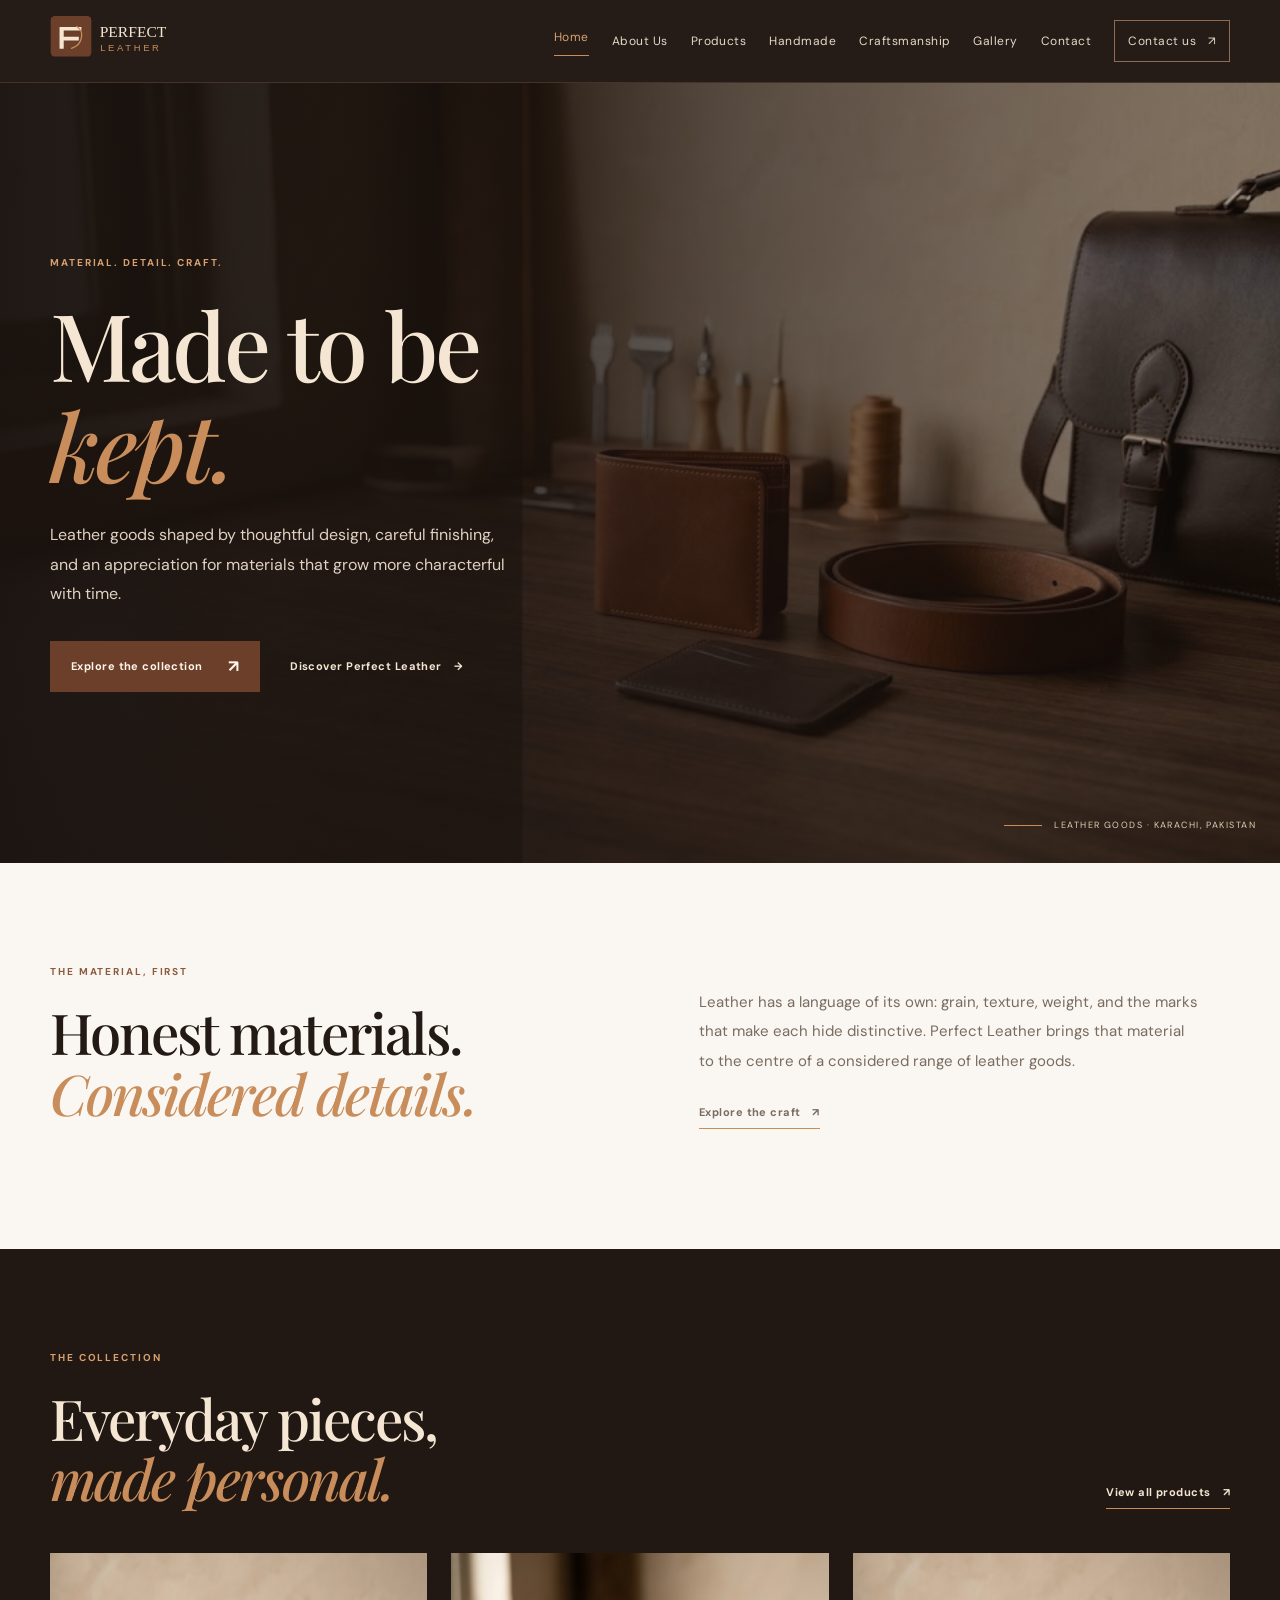
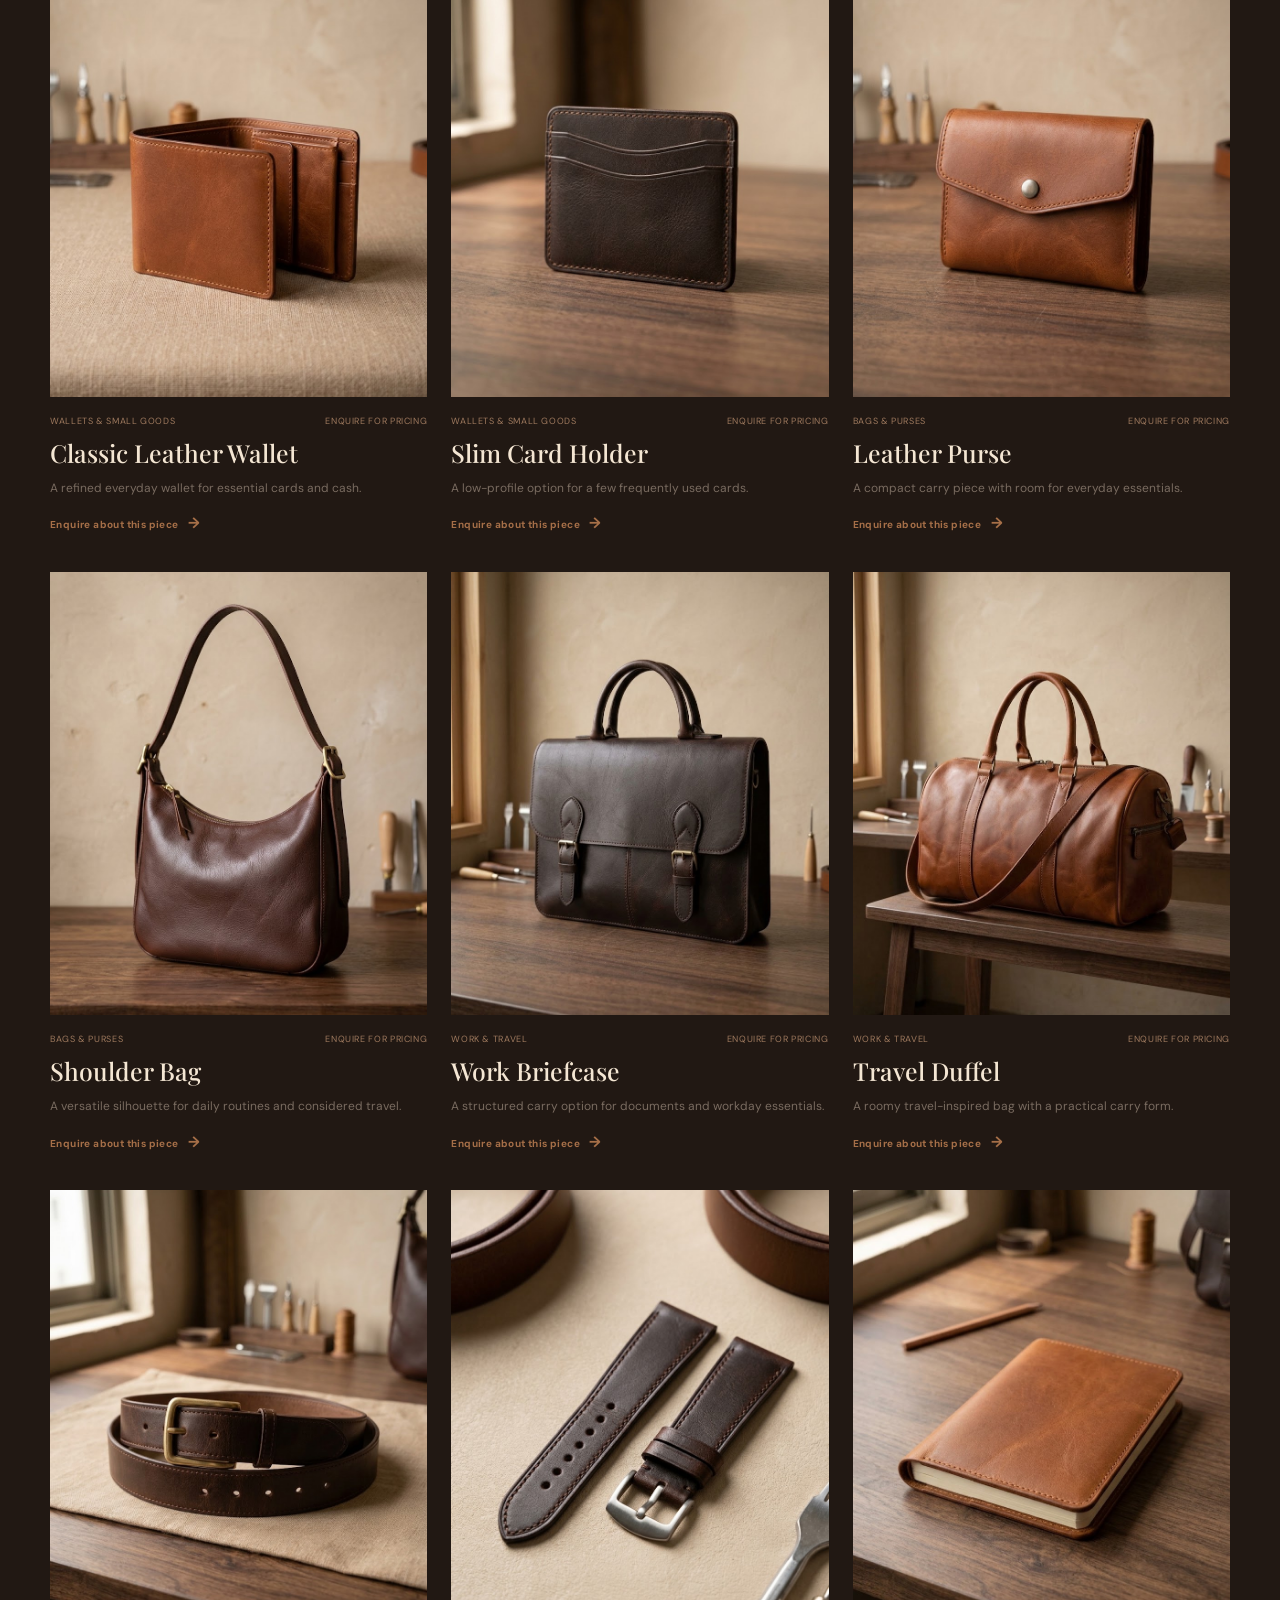
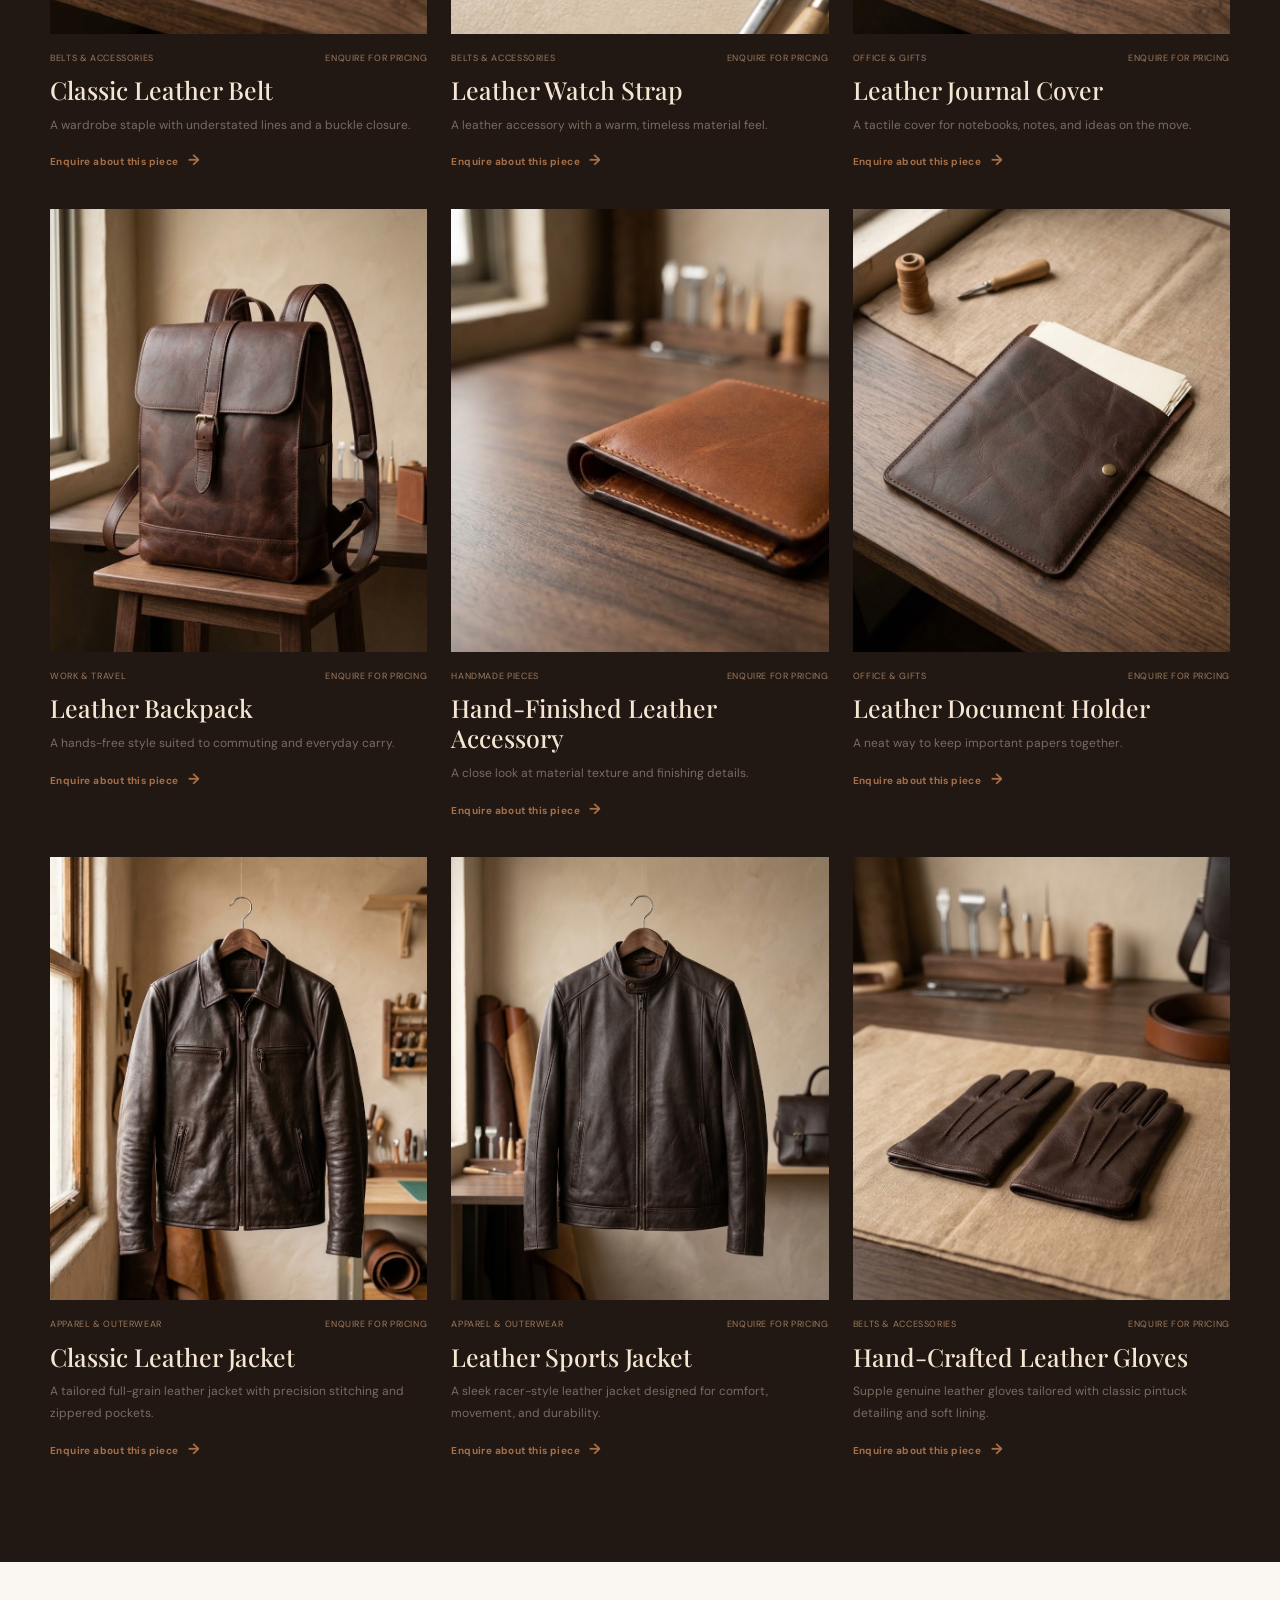
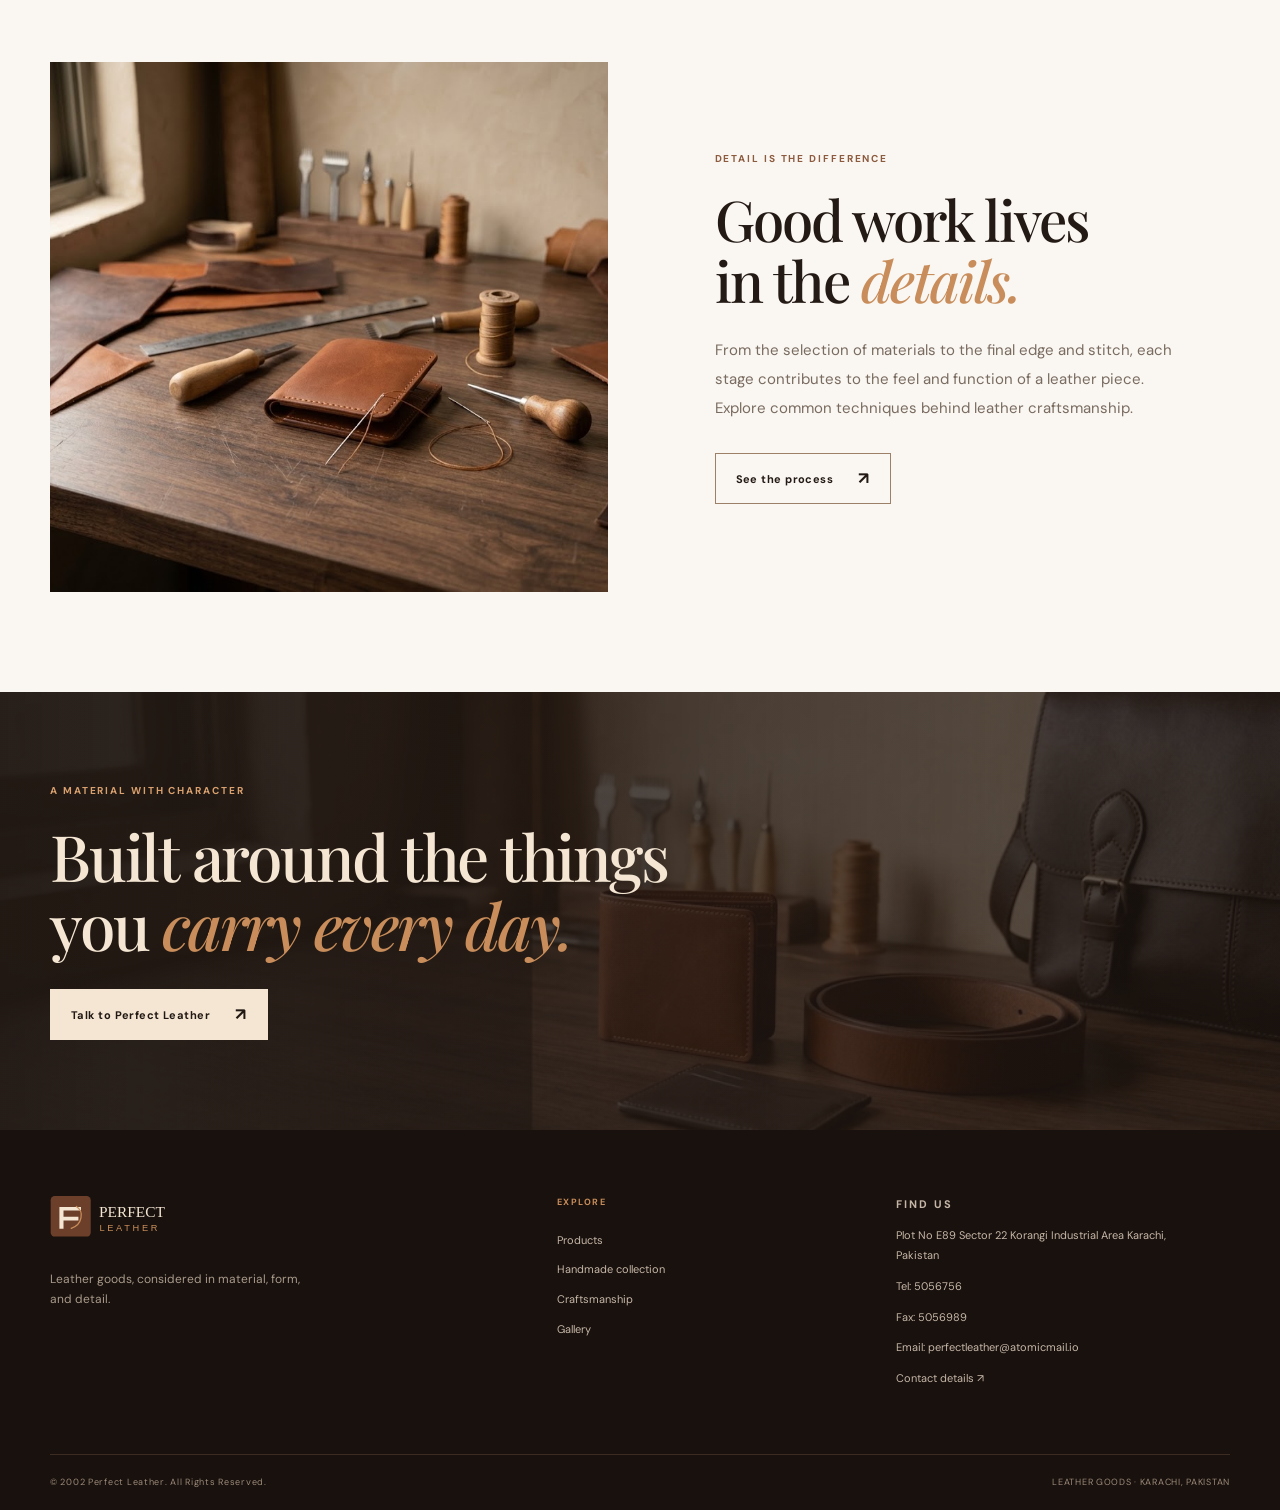
<file: index.html>
<!doctype html>
<html lang="en"><head><meta charset="utf-8"><meta name="viewport" content="width=device-width, initial-scale=1">
<title>Perfect Leather | Leather Goods & Handmade Craftsmanship</title><meta name="description" content="Explore leather goods, handmade accessories and craftsmanship at Perfect Leather in Korangi Industrial Area, Karachi, Pakistan."><meta name="theme-color" content="#211813">
<meta property="og:type" content="website"><meta property="og:title" content="Perfect Leather | Leather Goods & Handmade Craftsmanship"><meta property="og:description" content="Explore leather goods, handmade accessories and craftsmanship at Perfect Leather in Korangi Industrial Area, Karachi, Pakistan."><meta property="og:image" content="assets/images/hero-leather-collection.jpg"><meta name="twitter:card" content="summary_large_image">
<link rel="icon" type="image/svg+xml" href="assets/favicon.svg"><link rel="stylesheet" href="styles.css"><script src="script.js" defer></script></head>
<body><a class="skip-link" href="#main">Skip to content</a><header class="site-header"><div class="container nav-wrap"><a class="brand" href="index.html" aria-label="Perfect Leather home"><img src="assets/perfect-leather-logo.svg" alt="Perfect Leather"></a><button class="menu-toggle" aria-expanded="false" aria-controls="primary-nav" aria-label="Open navigation"><span></span><span></span></button><nav id="primary-nav" class="primary-nav" aria-label="Main navigation"><a href="index.html" aria-current="page">Home</a><a href="about.html">About Us</a><a href="products.html">Products</a><a href="handmade.html">Handmade</a><a href="manufacturing.html">Craftsmanship</a><a href="gallery.html">Gallery</a><a href="contact.html">Contact</a><a class="nav-contact" href="contact.html">Contact us <span>↗</span></a></nav></div></header><main id="main">
<section class="hero"><div class="hero-image"><img src="assets/images/hero-leather-collection.jpg" alt="Premium leather goods in warm editorial light" class="hero-photo"></div><div class="hero-shade"></div><div class="container hero-content"><p class="eyebrow light">MATERIAL. DETAIL. CRAFT.</p><h1>Made to be<br><em>kept.</em></h1><p class="hero-copy">Leather goods shaped by thoughtful design, careful finishing, and an appreciation for materials that grow more characterful with time.</p><div class="hero-actions"><a class="btn btn-primary" href="products.html">Explore the collection <span>↗</span></a><a class="text-link light-link" href="about.html">Discover Perfect Leather <span>→</span></a></div></div><div class="hero-note"><span class="note-line"></span>LEATHER GOODS · KARACHI, PAKISTAN</div></section>
<section class="section-pad"><div class="container intro-grid"><div><p class="eyebrow">THE MATERIAL, FIRST</p><h2>Honest materials.<br><em>Considered details.</em></h2></div><div class="intro-copy"><p>Leather has a language of its own: grain, texture, weight, and the marks that make each hide distinctive. Perfect Leather brings that material to the centre of a considered range of leather goods.</p><a class="under-link" href="manufacturing.html">Explore the craft <span>↗</span></a></div></div></section>
<section class="section-pad dark-section"><div class="container"><div class="section-heading"><div><p class="eyebrow light">THE COLLECTION</p><h2>Everyday pieces,<br><em>made personal.</em></h2></div><a class="under-link light-link" href="products.html">View all products <span>↗</span></a></div><div class="product-grid"><article class="product-card" data-category="wallets"><a class="product-image" href="contact.html" aria-label="Enquire about Classic Leather Wallet"><img src="assets/images/wallet-classic.jpg" alt="Classic Leather Wallet leather product" loading="lazy"><span class="image-arrow">↗</span></a><div class="product-meta"><span>Wallets & Small Goods</span><span>Enquire for pricing</span></div><h3>Classic Leather Wallet</h3><p>A refined everyday wallet for essential cards and cash.</p><a class="card-link" href="contact.html">Enquire about this piece <span>→</span></a></article><article class="product-card" data-category="wallets"><a class="product-image" href="contact.html" aria-label="Enquire about Slim Card Holder"><img src="assets/images/cardholder-slim.jpg" alt="Slim Card Holder leather product" loading="lazy"><span class="image-arrow">↗</span></a><div class="product-meta"><span>Wallets & Small Goods</span><span>Enquire for pricing</span></div><h3>Slim Card Holder</h3><p>A low-profile option for a few frequently used cards.</p><a class="card-link" href="contact.html">Enquire about this piece <span>→</span></a></article><article class="product-card" data-category="bags"><a class="product-image" href="contact.html" aria-label="Enquire about Leather Purse"><img src="assets/images/purse-compact.jpg" alt="Leather Purse leather product" loading="lazy"><span class="image-arrow">↗</span></a><div class="product-meta"><span>Bags & Purses</span><span>Enquire for pricing</span></div><h3>Leather Purse</h3><p>A compact carry piece with room for everyday essentials.</p><a class="card-link" href="contact.html">Enquire about this piece <span>→</span></a></article><article class="product-card" data-category="bags"><a class="product-image" href="contact.html" aria-label="Enquire about Shoulder Bag"><img src="assets/images/shoulder-bag.jpg" alt="Shoulder Bag leather product" loading="lazy"><span class="image-arrow">↗</span></a><div class="product-meta"><span>Bags & Purses</span><span>Enquire for pricing</span></div><h3>Shoulder Bag</h3><p>A versatile silhouette for daily routines and considered travel.</p><a class="card-link" href="contact.html">Enquire about this piece <span>→</span></a></article><article class="product-card" data-category="work"><a class="product-image" href="contact.html" aria-label="Enquire about Work Briefcase"><img src="assets/images/briefcase-leather.jpg" alt="Work Briefcase leather product" loading="lazy"><span class="image-arrow">↗</span></a><div class="product-meta"><span>Work & Travel</span><span>Enquire for pricing</span></div><h3>Work Briefcase</h3><p>A structured carry option for documents and workday essentials.</p><a class="card-link" href="contact.html">Enquire about this piece <span>→</span></a></article><article class="product-card" data-category="work"><a class="product-image" href="contact.html" aria-label="Enquire about Travel Duffel"><img src="assets/images/duffel-travel-bag.jpg" alt="Travel Duffel leather product" loading="lazy"><span class="image-arrow">↗</span></a><div class="product-meta"><span>Work & Travel</span><span>Enquire for pricing</span></div><h3>Travel Duffel</h3><p>A roomy travel-inspired bag with a practical carry form.</p><a class="card-link" href="contact.html">Enquire about this piece <span>→</span></a></article><article class="product-card" data-category="accessories"><a class="product-image" href="contact.html" aria-label="Enquire about Classic Leather Belt"><img src="assets/images/belt-classic.jpg" alt="Classic Leather Belt leather product" loading="lazy"><span class="image-arrow">↗</span></a><div class="product-meta"><span>Belts & Accessories</span><span>Enquire for pricing</span></div><h3>Classic Leather Belt</h3><p>A wardrobe staple with understated lines and a buckle closure.</p><a class="card-link" href="contact.html">Enquire about this piece <span>→</span></a></article><article class="product-card" data-category="accessories"><a class="product-image" href="contact.html" aria-label="Enquire about Leather Watch Strap"><img src="assets/images/watch-strap.jpg" alt="Leather Watch Strap leather product" loading="lazy"><span class="image-arrow">↗</span></a><div class="product-meta"><span>Belts & Accessories</span><span>Enquire for pricing</span></div><h3>Leather Watch Strap</h3><p>A leather accessory with a warm, timeless material feel.</p><a class="card-link" href="contact.html">Enquire about this piece <span>→</span></a></article><article class="product-card" data-category="work"><a class="product-image" href="contact.html" aria-label="Enquire about Leather Journal Cover"><img src="assets/images/journal-cover.jpg" alt="Leather Journal Cover leather product" loading="lazy"><span class="image-arrow">↗</span></a><div class="product-meta"><span>Office & Gifts</span><span>Enquire for pricing</span></div><h3>Leather Journal Cover</h3><p>A tactile cover for notebooks, notes, and ideas on the move.</p><a class="card-link" href="contact.html">Enquire about this piece <span>→</span></a></article><article class="product-card" data-category="work"><a class="product-image" href="contact.html" aria-label="Enquire about Leather Backpack"><img src="assets/images/backpack-leather.jpg" alt="Leather Backpack leather product" loading="lazy"><span class="image-arrow">↗</span></a><div class="product-meta"><span>Work & Travel</span><span>Enquire for pricing</span></div><h3>Leather Backpack</h3><p>A hands-free style suited to commuting and everyday carry.</p><a class="card-link" href="contact.html">Enquire about this piece <span>→</span></a></article><article class="product-card" data-category="accessories"><a class="product-image" href="contact.html" aria-label="Enquire about Hand-Finished Leather Accessory"><img src="assets/images/leather-accessory-detail.jpg" alt="Hand-Finished Leather Accessory leather product" loading="lazy"><span class="image-arrow">↗</span></a><div class="product-meta"><span>Handmade Pieces</span><span>Enquire for pricing</span></div><h3>Hand-Finished Leather Accessory</h3><p>A close look at material texture and finishing details.</p><a class="card-link" href="contact.html">Enquire about this piece <span>→</span></a></article><article class="product-card" data-category="work"><a class="product-image" href="contact.html" aria-label="Enquire about Leather Document Holder"><img src="assets/images/document-holder.jpg" alt="Leather Document Holder leather product" loading="lazy"><span class="image-arrow">↗</span></a><div class="product-meta"><span>Office & Gifts</span><span>Enquire for pricing</span></div><h3>Leather Document Holder</h3><p>A neat way to keep important papers together.</p><a class="card-link" href="contact.html">Enquire about this piece <span>→</span></a></article><article class="product-card" data-category="work"><a class="product-image" href="contact.html" aria-label="Enquire about Classic Leather Jacket"><img src="assets/images/jacket.jpg" alt="Classic Leather Jacket leather product" loading="lazy"><span class="image-arrow">↗</span></a><div class="product-meta"><span>Apparel & Outerwear</span><span>Enquire for pricing</span></div><h3>Classic Leather Jacket</h3><p>A tailored full-grain leather jacket with precision stitching and zippered pockets.</p><a class="card-link" href="contact.html">Enquire about this piece <span>→</span></a></article><article class="product-card" data-category="work"><a class="product-image" href="contact.html" aria-label="Enquire about Leather Sports Jacket"><img src="assets/images/sports-jacket.jpg" alt="Leather Sports Jacket leather product" loading="lazy"><span class="image-arrow">↗</span></a><div class="product-meta"><span>Apparel & Outerwear</span><span>Enquire for pricing</span></div><h3>Leather Sports Jacket</h3><p>A sleek racer-style leather jacket designed for comfort, movement, and durability.</p><a class="card-link" href="contact.html">Enquire about this piece <span>→</span></a></article><article class="product-card" data-category="accessories"><a class="product-image" href="contact.html" aria-label="Enquire about Hand-Crafted Leather Gloves"><img src="assets/images/hand-gloves.jpg" alt="Hand-Crafted Leather Gloves leather product" loading="lazy"><span class="image-arrow">↗</span></a><div class="product-meta"><span>Belts & Accessories</span><span>Enquire for pricing</span></div><h3>Hand-Crafted Leather Gloves</h3><p>Supple genuine leather gloves tailored with classic pintuck detailing and soft lining.</p><a class="card-link" href="contact.html">Enquire about this piece <span>→</span></a></article></div></div></section>
<section class="section-pad"><div class="container craft-grid"><div class="craft-image"><img src="assets/images/leather-workbench-wide.jpg" alt="Craft materials and work surface" loading="lazy"></div><div class="craft-copy"><p class="eyebrow">DETAIL IS THE DIFFERENCE</p><h2>Good work lives<br>in the <em>details.</em></h2><p>From the selection of materials to the final edge and stitch, each stage contributes to the feel and function of a leather piece. Explore common techniques behind leather craftsmanship.</p><a class="btn btn-outline" href="manufacturing.html">See the process <span>↗</span></a></div></div></section>
<section class="quote-band"><div class="container"><p class="eyebrow light">A MATERIAL WITH CHARACTER</p><h2>Built around the things<br>you <em>carry every day.</em></h2><a class="btn btn-light" href="contact.html">Talk to Perfect Leather <span>↗</span></a></div></section>
</main><footer class="site-footer"><div class="container footer-main"><div class="footer-brand"><a href="index.html"><img src="assets/perfect-leather-logo.svg" alt="Perfect Leather"></a><p>Leather goods, considered in material, form, and detail.</p></div><div class="footer-nav"><p class="footer-heading">EXPLORE</p><a href="products.html">Products</a><a href="handmade.html">Handmade collection</a><a href="manufacturing.html">Craftsmanship</a><a href="gallery.html">Gallery</a></div><div class="footer-contact"><p class="footer-heading">FIND US</p><p>Plot No E89 Sector 22 Korangi Industrial Area Karachi, Pakistan</p><p>Tel: <a href="tel:5056756">5056756</a></p><p>Fax: 5056989</p><p>Email: <a href="mailto:perfectleather@atomicmail.io">perfectleather@atomicmail.io</a></p><a class="footer-contact-link" href="contact.html">Contact details ↗</a></div></div><div class="container footer-bottom"><span>© 2002 Perfect Leather. All Rights Reserved.</span><span>LEATHER GOODS · KARACHI, PAKISTAN</span></div></footer><button class="back-top" aria-label="Back to top" title="Back to top">↑</button></body></html>
</file>
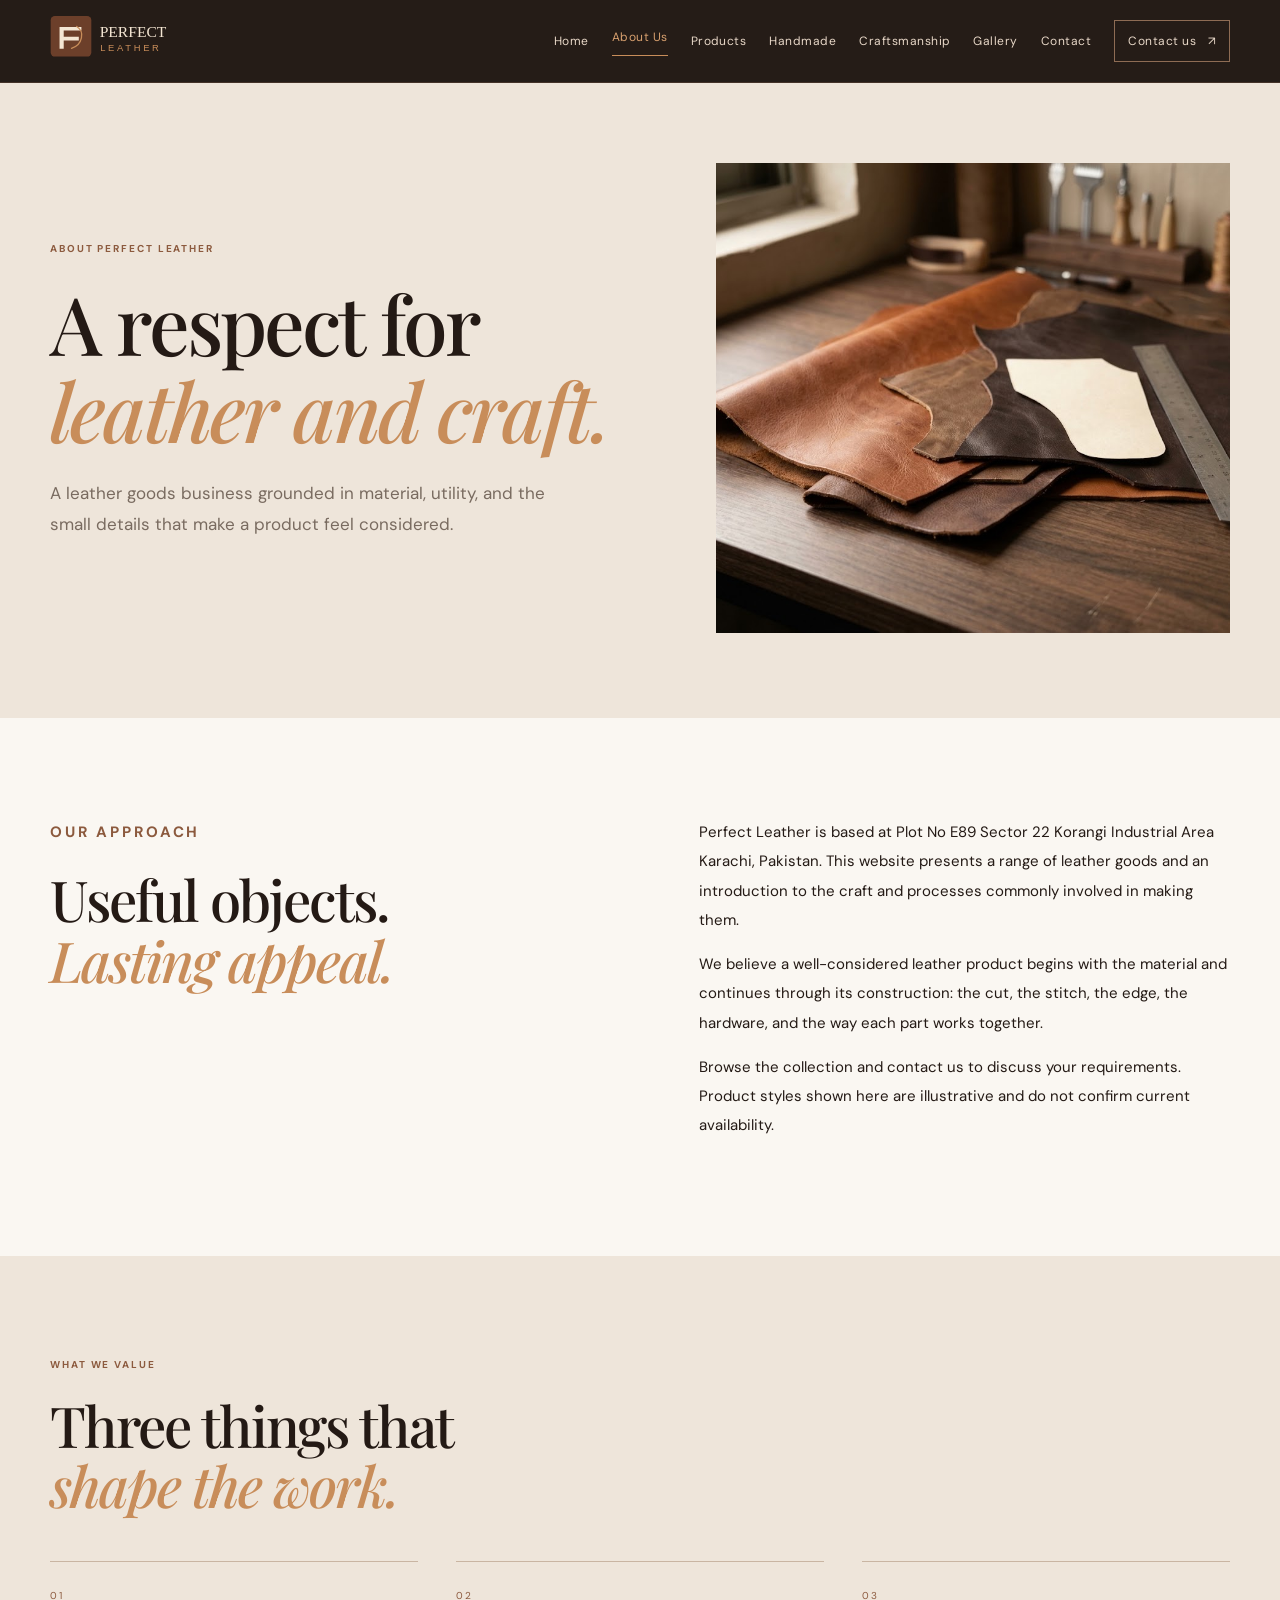
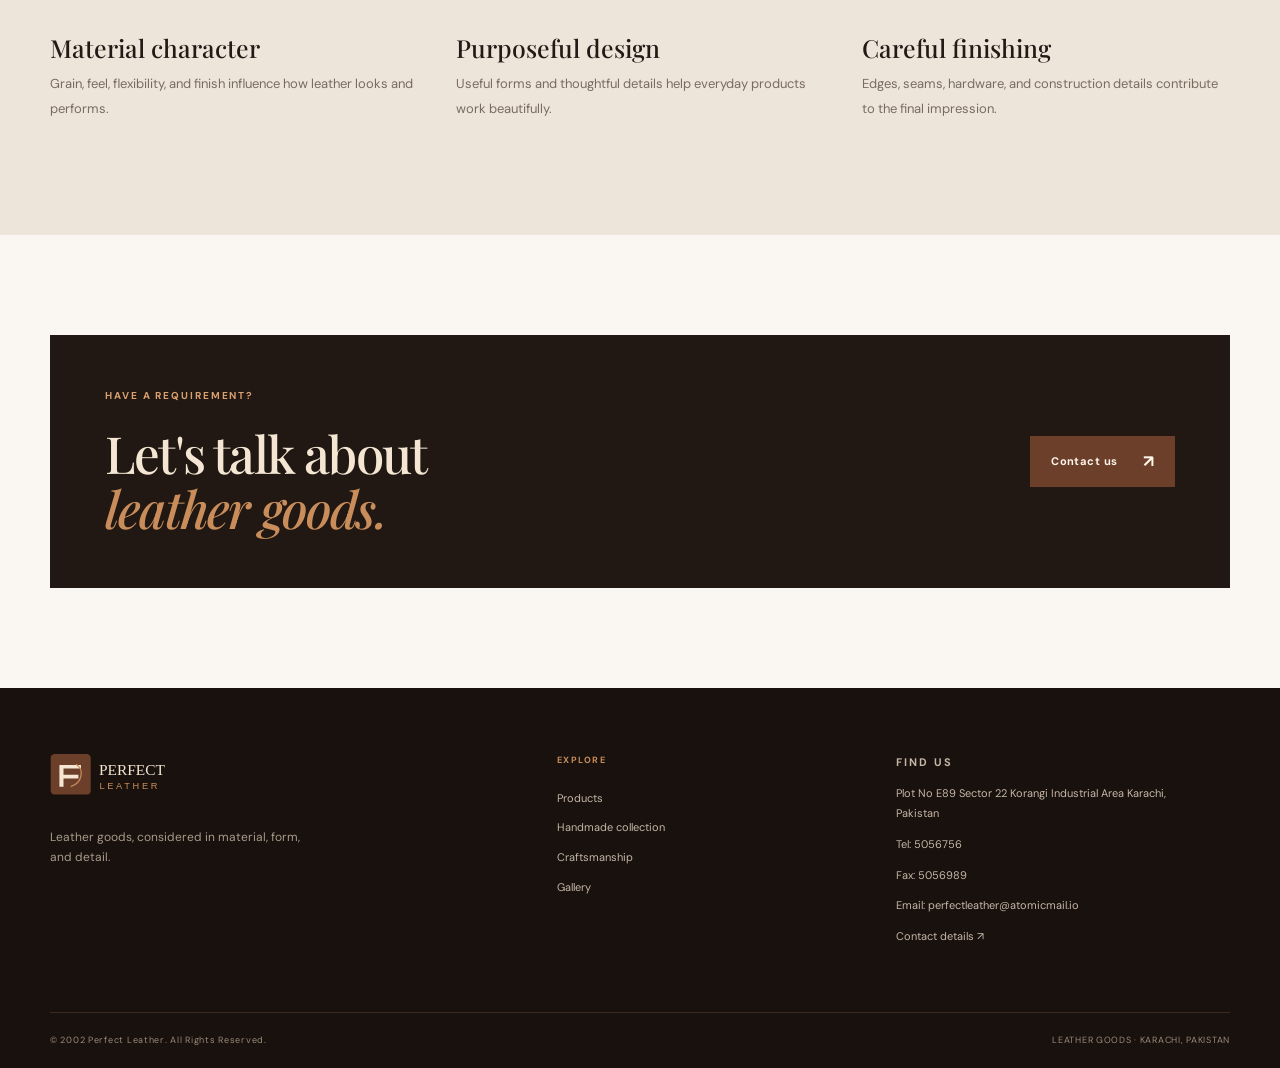
<file: about.html>
<!doctype html>
<html lang="en"><head><meta charset="utf-8"><meta name="viewport" content="width=device-width, initial-scale=1">
<title>About Perfect Leather | Our Approach</title><meta name="description" content="Learn about Perfect Leather's focus on leather materials, thoughtful design, product utility and craftsmanship in Karachi, Pakistan."><meta name="theme-color" content="#211813">
<meta property="og:type" content="website"><meta property="og:title" content="About Perfect Leather | Our Approach"><meta property="og:description" content="Learn about Perfect Leather's focus on leather materials, thoughtful design, product utility and craftsmanship in Karachi, Pakistan."><meta property="og:image" content="assets/images/hero-leather-collection.jpg"><meta name="twitter:card" content="summary_large_image">
<link rel="icon" type="image/svg+xml" href="assets/favicon.svg"><link rel="stylesheet" href="styles.css"><script src="script.js" defer></script></head>
<body><a class="skip-link" href="#main">Skip to content</a><header class="site-header"><div class="container nav-wrap"><a class="brand" href="index.html" aria-label="Perfect Leather home"><img src="assets/perfect-leather-logo.svg" alt="Perfect Leather"></a><button class="menu-toggle" aria-expanded="false" aria-controls="primary-nav" aria-label="Open navigation"><span></span><span></span></button><nav id="primary-nav" class="primary-nav" aria-label="Main navigation"><a href="index.html">Home</a><a href="about.html" aria-current="page">About Us</a><a href="products.html">Products</a><a href="handmade.html">Handmade</a><a href="manufacturing.html">Craftsmanship</a><a href="gallery.html">Gallery</a><a href="contact.html">Contact</a><a class="nav-contact" href="contact.html">Contact us <span>↗</span></a></nav></div></header><main id="main">
<section class="page-hero"><div class="container page-hero-grid"><div><p class="eyebrow">ABOUT PERFECT LEATHER</p><h1>A respect for<br><em>leather and craft.</em></h1><p class="lead">A leather goods business grounded in material, utility, and the small details that make a product feel considered.</p></div><div class="page-hero-image"><img src="assets/images/leather-materials.jpg" alt="Leather material and goods detail" loading="lazy"></div></div></section>
<section class="section-pad"><div class="container split-copy"><div><p class="eyebrow">OUR APPROACH</p><h2>Useful objects.<br><em>Lasting appeal.</em></h2></div><div><p>Perfect Leather is based at Plot No E89 Sector 22 Korangi Industrial Area Karachi, Pakistan. This website presents a range of leather goods and an introduction to the craft and processes commonly involved in making them.</p><p>We believe a well-considered leather product begins with the material and continues through its construction: the cut, the stitch, the edge, the hardware, and the way each part works together.</p><p>Browse the collection and contact us to discuss your requirements. Product styles shown here are illustrative and do not confirm current availability.</p></div></div></section>
<section class="section-pad soft-section"><div class="container"><p class="eyebrow">WHAT WE VALUE</p><h2>Three things that<br><em>shape the work.</em></h2><div class="values-grid"><article><span class="value-no">01</span><h3>Material character</h3><p>Grain, feel, flexibility, and finish influence how leather looks and performs.</p></article><article><span class="value-no">02</span><h3>Purposeful design</h3><p>Useful forms and thoughtful details help everyday products work beautifully.</p></article><article><span class="value-no">03</span><h3>Careful finishing</h3><p>Edges, seams, hardware, and construction details contribute to the final impression.</p></article></div></div></section>
<section class="section-pad"><div class="container banner-cta"><div><p class="eyebrow light">HAVE A REQUIREMENT?</p><h2>Let's talk about<br><em>leather goods.</em></h2></div><a class="btn btn-primary" href="contact.html">Contact us <span>↗</span></a></div></section>
</main><footer class="site-footer"><div class="container footer-main"><div class="footer-brand"><a href="index.html"><img src="assets/perfect-leather-logo.svg" alt="Perfect Leather"></a><p>Leather goods, considered in material, form, and detail.</p></div><div class="footer-nav"><p class="footer-heading">EXPLORE</p><a href="products.html">Products</a><a href="handmade.html">Handmade collection</a><a href="manufacturing.html">Craftsmanship</a><a href="gallery.html">Gallery</a></div><div class="footer-contact"><p class="footer-heading">FIND US</p><p>Plot No E89 Sector 22 Korangi Industrial Area Karachi, Pakistan</p><p>Tel: <a href="tel:5056756">5056756</a></p><p>Fax: 5056989</p><p>Email: <a href="mailto:perfectleather@atomicmail.io">perfectleather@atomicmail.io</a></p><a class="footer-contact-link" href="contact.html">Contact details ↗</a></div></div><div class="container footer-bottom"><span>© 2002 Perfect Leather. All Rights Reserved.</span><span>LEATHER GOODS · KARACHI, PAKISTAN</span></div></footer><button class="back-top" aria-label="Back to top" title="Back to top">↑</button></body></html>
</file>
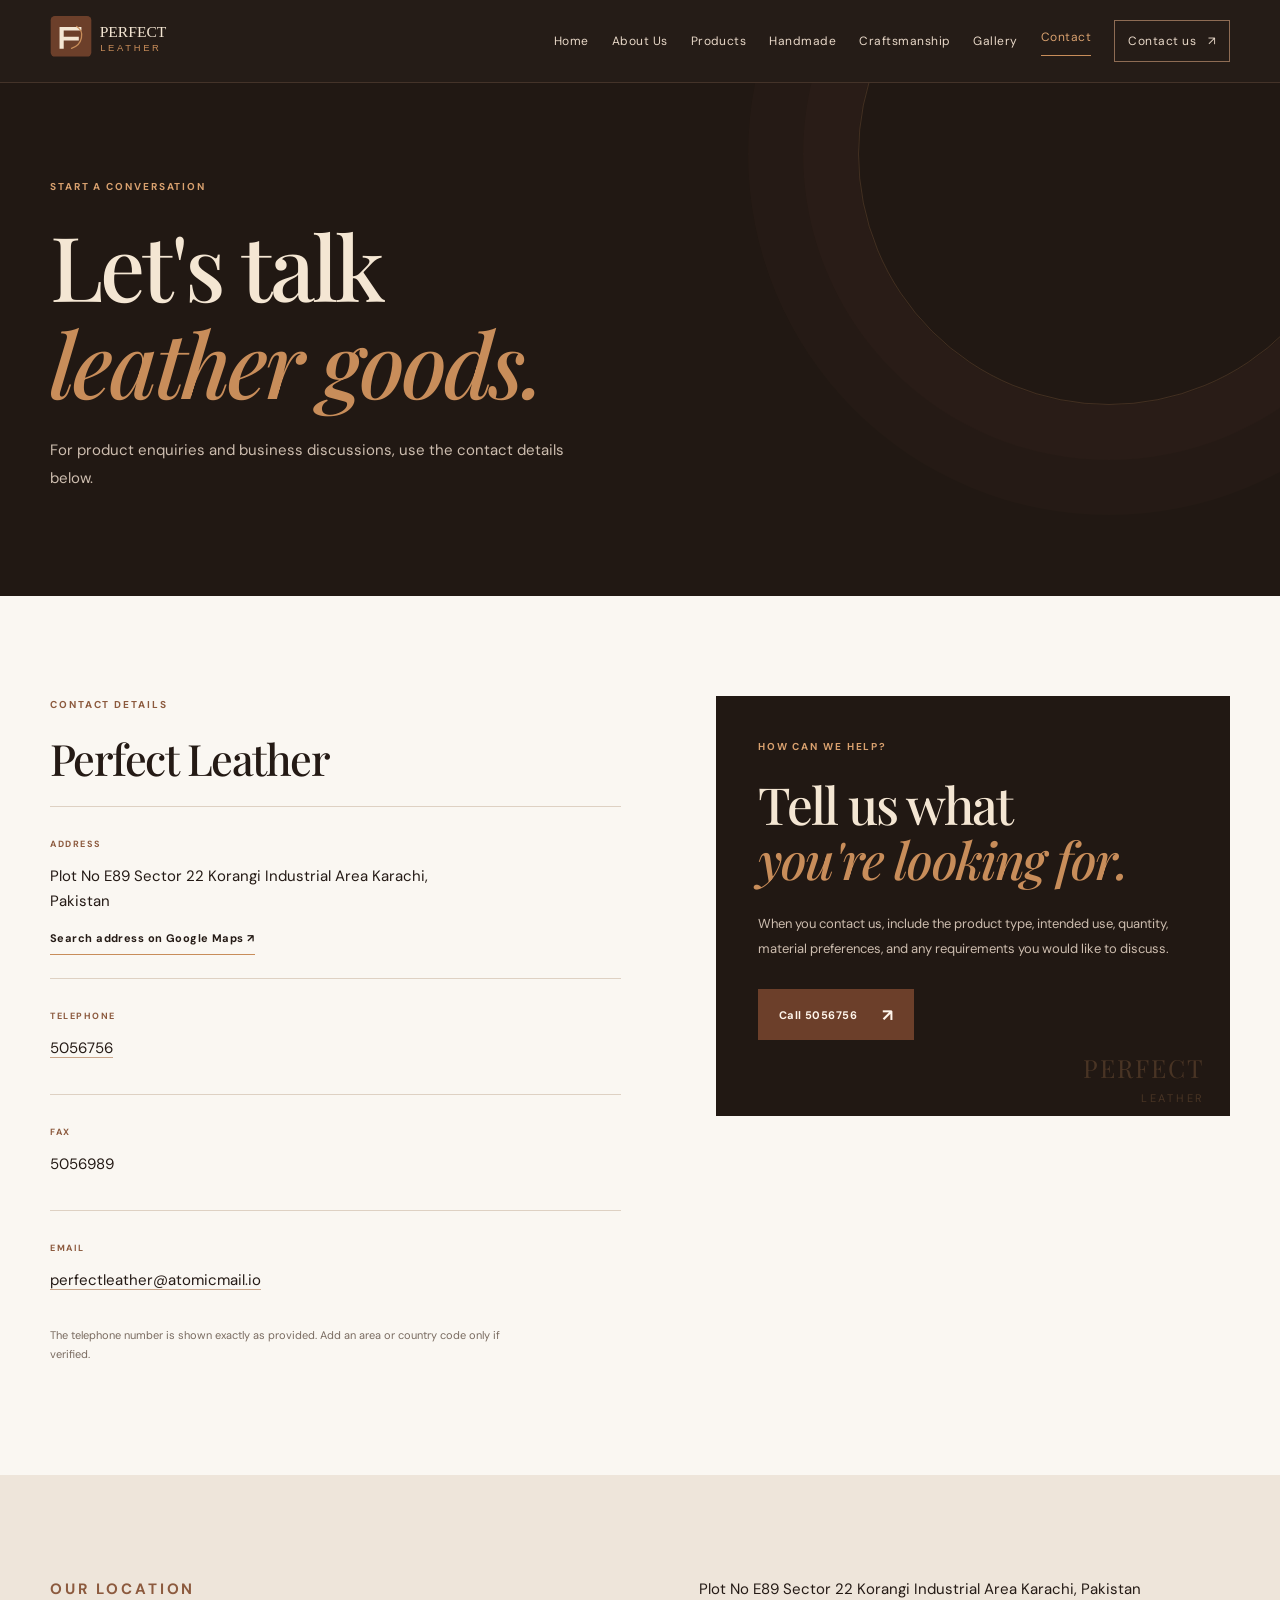
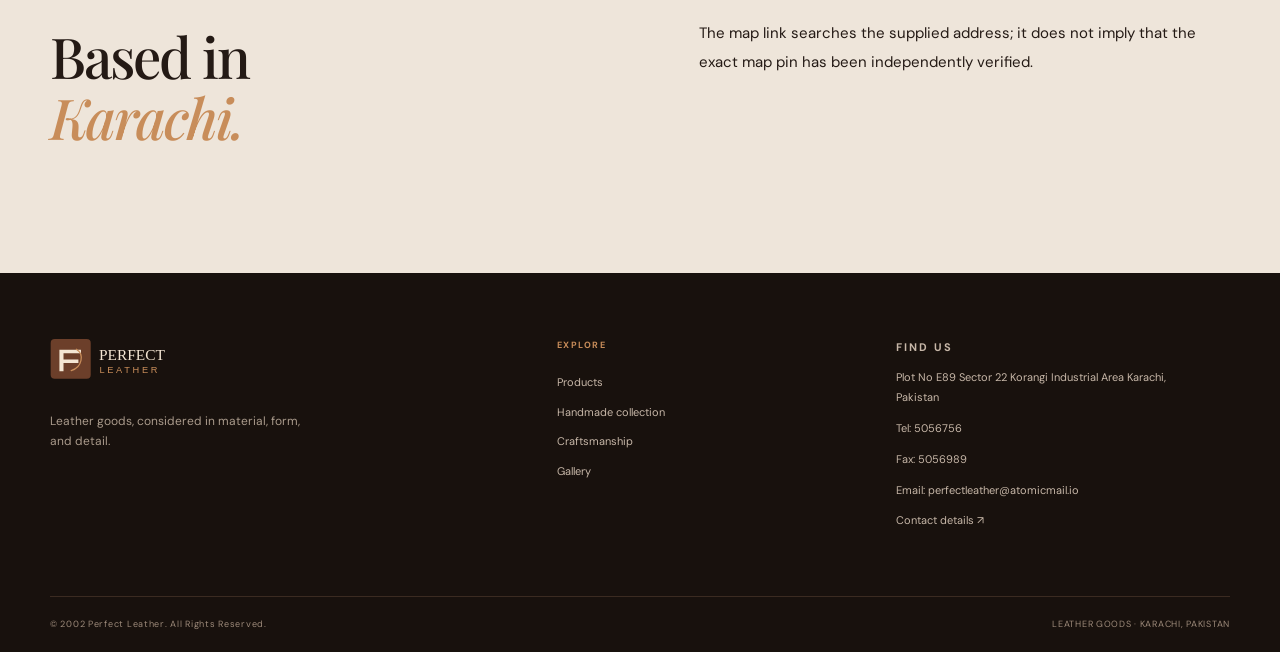
<file: contact.html>
<!doctype html>
<html lang="en"><head><meta charset="utf-8"><meta name="viewport" content="width=device-width, initial-scale=1">
<title>Contact Perfect Leather | Karachi, Pakistan</title><meta name="description" content="Contact Perfect Leather at Plot No E89 Sector 22 Korangi Industrial Area Karachi, Pakistan. Telephone 5056756. Fax 5056989. Email perfectleather@atomicmail.io."><meta name="theme-color" content="#211813">
<meta property="og:type" content="website"><meta property="og:title" content="Contact Perfect Leather | Karachi, Pakistan"><meta property="og:description" content="Contact Perfect Leather at Plot No E89 Sector 22 Korangi Industrial Area Karachi, Pakistan. Telephone 5056756. Fax 5056989. Email perfectleather@atomicmail.io."><meta property="og:image" content="assets/images/hero-leather-collection.jpg"><meta name="twitter:card" content="summary_large_image">
<link rel="icon" type="image/svg+xml" href="assets/favicon.svg"><link rel="stylesheet" href="styles.css"><script src="script.js" defer></script></head>
<body><a class="skip-link" href="#main">Skip to content</a><header class="site-header"><div class="container nav-wrap"><a class="brand" href="index.html" aria-label="Perfect Leather home"><img src="assets/perfect-leather-logo.svg" alt="Perfect Leather"></a><button class="menu-toggle" aria-expanded="false" aria-controls="primary-nav" aria-label="Open navigation"><span></span><span></span></button><nav id="primary-nav" class="primary-nav" aria-label="Main navigation"><a href="index.html">Home</a><a href="about.html">About Us</a><a href="products.html">Products</a><a href="handmade.html">Handmade</a><a href="manufacturing.html">Craftsmanship</a><a href="gallery.html">Gallery</a><a href="contact.html" aria-current="page">Contact</a><a class="nav-contact" href="contact.html">Contact us <span>↗</span></a></nav></div></header><main id="main">
<section class="page-banner"><div class="container"><p class="eyebrow light">START A CONVERSATION</p><h1>Let's talk<br><em>leather goods.</em></h1><p>For product enquiries and business discussions, use the contact details below.</p></div></section>
<section class="section-pad"><div class="container contact-layout"><div class="contact-details"><p class="eyebrow">CONTACT DETAILS</p><h2>Perfect Leather</h2><div class="contact-item"><span class="contact-label">ADDRESS</span><p>Plot No E89 Sector 22 Korangi Industrial Area Karachi, Pakistan</p><a class="under-link" href="https://www.google.com/maps/search/?api=1&query=Plot+No+E89+Sector+22+Korangi+Industrial+Area+Karachi+Pakistan" target="_blank" rel="noopener">Search address on Google Maps ↗</a></div><div class="contact-item"><span class="contact-label">TELEPHONE</span><p><a href="tel:5056756">5056756</a></p></div><div class="contact-item"><span class="contact-label">FAX</span><p>5056989</p></div><div class="contact-item"><span class="contact-label">EMAIL</span><p><a href="mailto:perfectleather@atomicmail.io">perfectleather@atomicmail.io</a></p></div><p class="contact-note">The telephone number is shown exactly as provided. Add an area or country code only if verified.</p></div><div class="contact-panel"><p class="eyebrow light">HOW CAN WE HELP?</p><h2>Tell us what<br><em>you're looking for.</em></h2><p>When you contact us, include the product type, intended use, quantity, material preferences, and any requirements you would like to discuss.</p><a class="btn btn-primary" href="tel:5056756">Call 5056756 <span>↗</span></a><div class="contact-stamp">PERFECT<br><span>LEATHER</span></div></div></div></section>
<section class="section-pad soft-section"><div class="container split-copy"><div><p class="eyebrow">OUR LOCATION</p><h2>Based in<br><em>Karachi.</em></h2></div><div><p>Plot No E89 Sector 22 Korangi Industrial Area Karachi, Pakistan</p><p>The map link searches the supplied address; it does not imply that the exact map pin has been independently verified.</p></div></div></section>
</main><footer class="site-footer"><div class="container footer-main"><div class="footer-brand"><a href="index.html"><img src="assets/perfect-leather-logo.svg" alt="Perfect Leather"></a><p>Leather goods, considered in material, form, and detail.</p></div><div class="footer-nav"><p class="footer-heading">EXPLORE</p><a href="products.html">Products</a><a href="handmade.html">Handmade collection</a><a href="manufacturing.html">Craftsmanship</a><a href="gallery.html">Gallery</a></div><div class="footer-contact"><p class="footer-heading">FIND US</p><p>Plot No E89 Sector 22 Korangi Industrial Area Karachi, Pakistan</p><p>Tel: <a href="tel:5056756">5056756</a></p><p>Fax: 5056989</p><p>Email: <a href="mailto:perfectleather@atomicmail.io">perfectleather@atomicmail.io</a></p><a class="footer-contact-link" href="contact.html">Contact details ↗</a></div></div><div class="container footer-bottom"><span>© 2002 Perfect Leather. All Rights Reserved.</span><span>LEATHER GOODS · KARACHI, PAKISTAN</span></div></footer><button class="back-top" aria-label="Back to top" title="Back to top">↑</button></body></html>
</file>
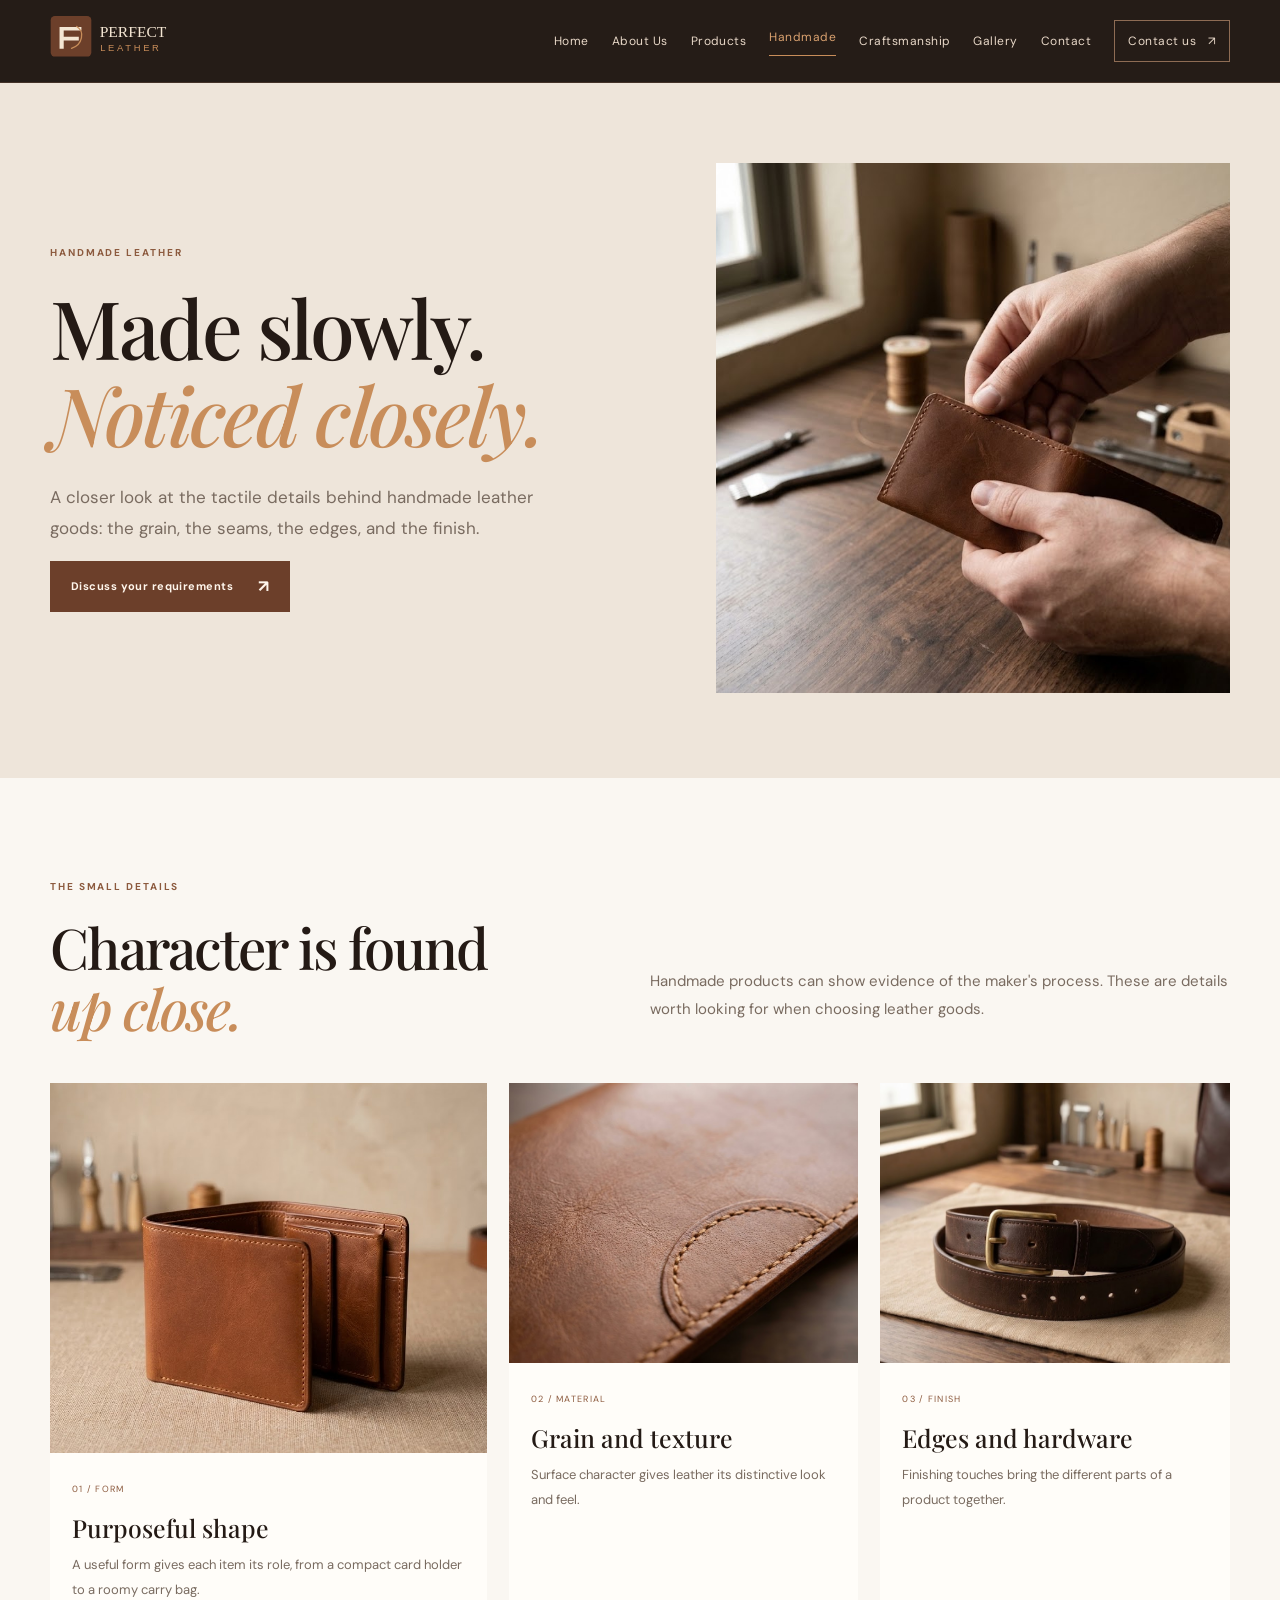
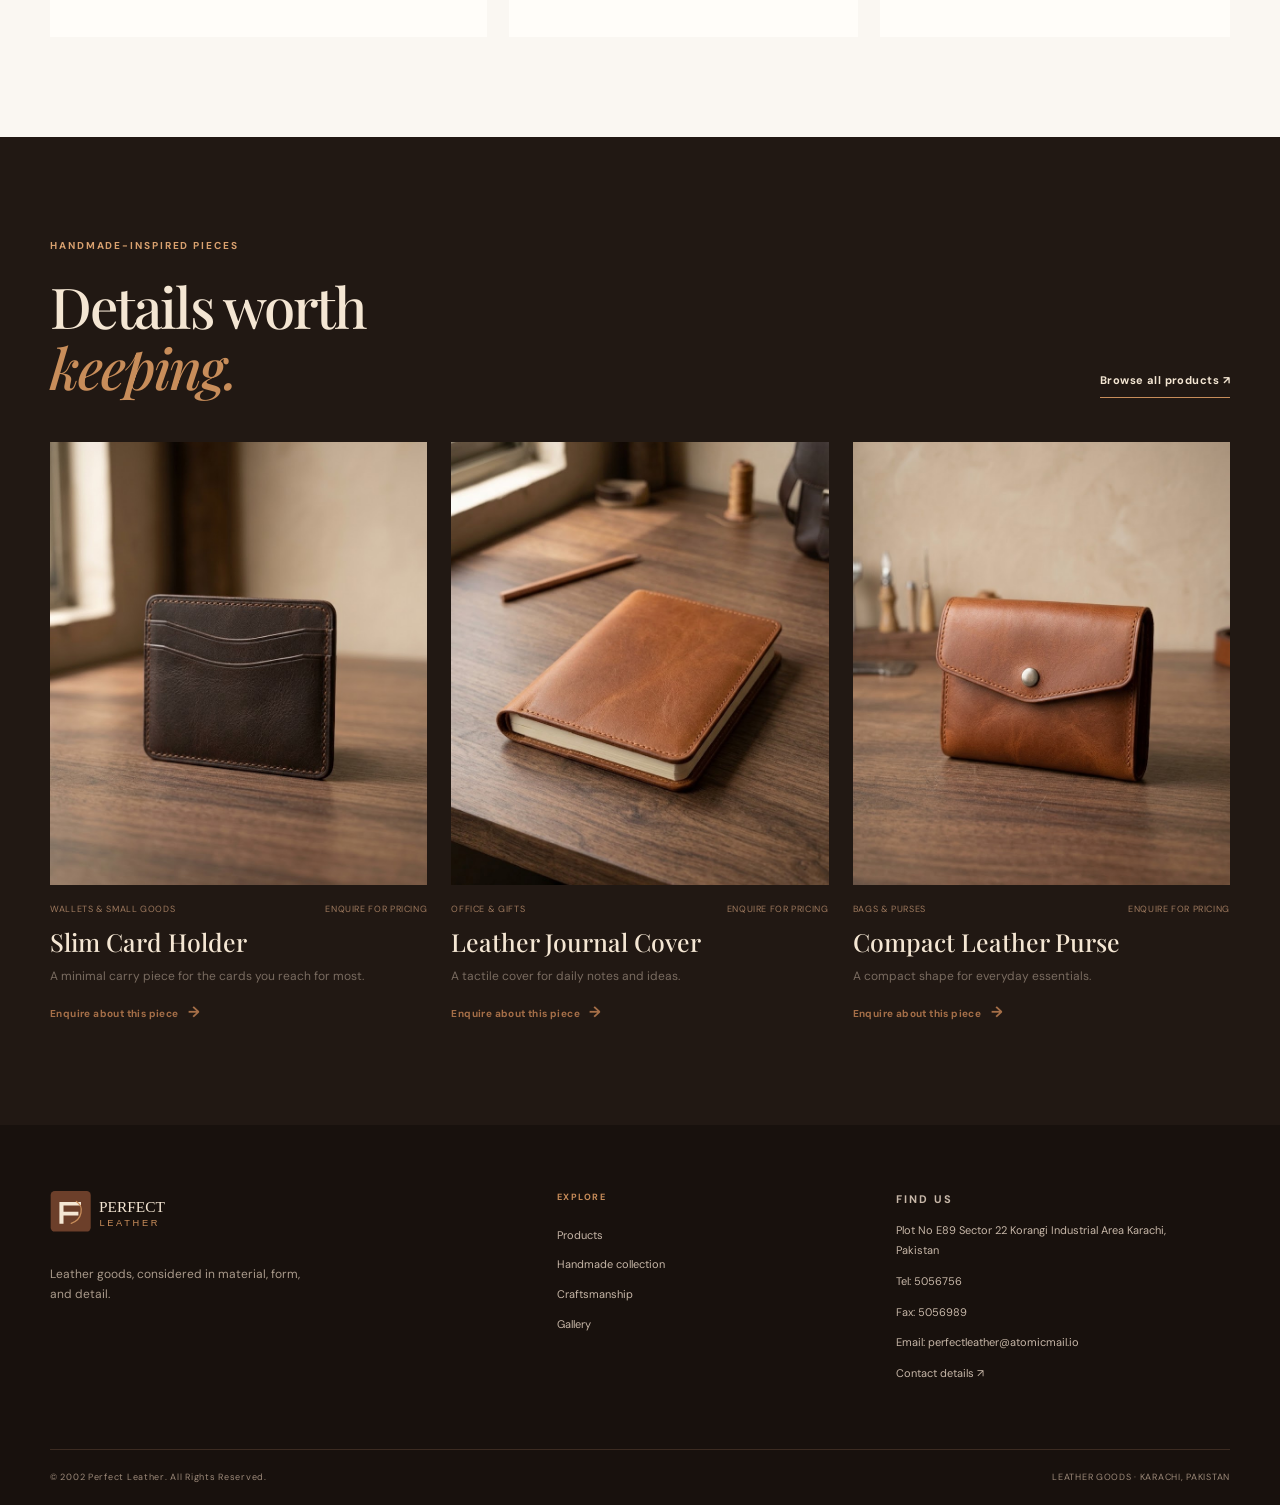
<file: handmade.html>
<!doctype html>
<html lang="en"><head><meta charset="utf-8"><meta name="viewport" content="width=device-width, initial-scale=1">
<title>Handmade Leather Products | Perfect Leather</title><meta name="description" content="Explore handmade leather goods and details such as stitching, edge finishing, material texture and product construction."><meta name="theme-color" content="#211813">
<meta property="og:type" content="website"><meta property="og:title" content="Handmade Leather Products | Perfect Leather"><meta property="og:description" content="Explore handmade leather goods and details such as stitching, edge finishing, material texture and product construction."><meta property="og:image" content="assets/images/hero-leather-collection.jpg"><meta name="twitter:card" content="summary_large_image">
<link rel="icon" type="image/svg+xml" href="assets/favicon.svg"><link rel="stylesheet" href="styles.css"><script src="script.js" defer></script></head>
<body><a class="skip-link" href="#main">Skip to content</a><header class="site-header"><div class="container nav-wrap"><a class="brand" href="index.html" aria-label="Perfect Leather home"><img src="assets/perfect-leather-logo.svg" alt="Perfect Leather"></a><button class="menu-toggle" aria-expanded="false" aria-controls="primary-nav" aria-label="Open navigation"><span></span><span></span></button><nav id="primary-nav" class="primary-nav" aria-label="Main navigation"><a href="index.html">Home</a><a href="about.html">About Us</a><a href="products.html">Products</a><a href="handmade.html" aria-current="page">Handmade</a><a href="manufacturing.html">Craftsmanship</a><a href="gallery.html">Gallery</a><a href="contact.html">Contact</a><a class="nav-contact" href="contact.html">Contact us <span>↗</span></a></nav></div></header><main id="main">
<section class="page-hero"><div class="container page-hero-grid"><div><p class="eyebrow">HANDMADE LEATHER</p><h1>Made slowly.<br><em>Noticed closely.</em></h1><p class="lead">A closer look at the tactile details behind handmade leather goods: the grain, the seams, the edges, and the finish.</p><a class="btn btn-primary" href="contact.html">Discuss your requirements <span>↗</span></a></div><div class="page-hero-image tall-image"><img src="assets/images/leather-studio-detail.jpg" alt="Leather product detail representing craftsmanship" loading="lazy"></div></div></section>
<section class="section-pad"><div class="container"><div class="section-heading"><div><p class="eyebrow">THE SMALL DETAILS</p><h2>Character is found<br><em>up close.</em></h2></div><p class="section-intro">Handmade products can show evidence of the maker's process. These are details worth looking for when choosing leather goods.</p></div><div class="detail-grid"><article class="detail-card detail-large"><img src="assets/images/wallet-classic.jpg" alt="Leather wallet product detail" loading="lazy"><div><span>01 / FORM</span><h3>Purposeful shape</h3><p>A useful form gives each item its role, from a compact card holder to a roomy carry bag.</p></div></article><article class="detail-card"><img src="assets/images/leather-texture-macro.jpg" alt="Close-up material texture" loading="lazy"><div><span>02 / MATERIAL</span><h3>Grain and texture</h3><p>Surface character gives leather its distinctive look and feel.</p></div></article><article class="detail-card"><img src="assets/images/belt-classic.jpg" alt="Leather belt detail" loading="lazy"><div><span>03 / FINISH</span><h3>Edges and hardware</h3><p>Finishing touches bring the different parts of a product together.</p></div></article></div></div></section>
<section class="section-pad dark-section"><div class="container"><div class="section-heading"><div><p class="eyebrow light">HANDMADE-INSPIRED PIECES</p><h2>Details worth<br><em>keeping.</em></h2></div><a class="under-link light-link" href="products.html">Browse all products ↗</a></div><div class="product-grid"><article class="product-card" data-category="wallets"><a class="product-image" href="contact.html" aria-label="Enquire about Slim Card Holder"><img src="assets/images/cardholder-slim.jpg" alt="Slim Card Holder leather product" loading="lazy"><span class="image-arrow">↗</span></a><div class="product-meta"><span>Wallets & Small Goods</span><span>Enquire for pricing</span></div><h3>Slim Card Holder</h3><p>A minimal carry piece for the cards you reach for most.</p><a class="card-link" href="contact.html">Enquire about this piece <span>→</span></a></article><article class="product-card" data-category="work"><a class="product-image" href="contact.html" aria-label="Enquire about Leather Journal Cover"><img src="assets/images/journal-cover.jpg" alt="Leather Journal Cover leather product" loading="lazy"><span class="image-arrow">↗</span></a><div class="product-meta"><span>Office & Gifts</span><span>Enquire for pricing</span></div><h3>Leather Journal Cover</h3><p>A tactile cover for daily notes and ideas.</p><a class="card-link" href="contact.html">Enquire about this piece <span>→</span></a></article><article class="product-card" data-category="bags"><a class="product-image" href="contact.html" aria-label="Enquire about Compact Leather Purse"><img src="assets/images/purse-compact.jpg" alt="Compact Leather Purse leather product" loading="lazy"><span class="image-arrow">↗</span></a><div class="product-meta"><span>Bags & Purses</span><span>Enquire for pricing</span></div><h3>Compact Leather Purse</h3><p>A compact shape for everyday essentials.</p><a class="card-link" href="contact.html">Enquire about this piece <span>→</span></a></article></div></div></section>
</main><footer class="site-footer"><div class="container footer-main"><div class="footer-brand"><a href="index.html"><img src="assets/perfect-leather-logo.svg" alt="Perfect Leather"></a><p>Leather goods, considered in material, form, and detail.</p></div><div class="footer-nav"><p class="footer-heading">EXPLORE</p><a href="products.html">Products</a><a href="handmade.html">Handmade collection</a><a href="manufacturing.html">Craftsmanship</a><a href="gallery.html">Gallery</a></div><div class="footer-contact"><p class="footer-heading">FIND US</p><p>Plot No E89 Sector 22 Korangi Industrial Area Karachi, Pakistan</p><p>Tel: <a href="tel:5056756">5056756</a></p><p>Fax: 5056989</p><p>Email: <a href="mailto:perfectleather@atomicmail.io">perfectleather@atomicmail.io</a></p><a class="footer-contact-link" href="contact.html">Contact details ↗</a></div></div><div class="container footer-bottom"><span>© 2002 Perfect Leather. All Rights Reserved.</span><span>LEATHER GOODS · KARACHI, PAKISTAN</span></div></footer><button class="back-top" aria-label="Back to top" title="Back to top">↑</button></body></html>
</file>
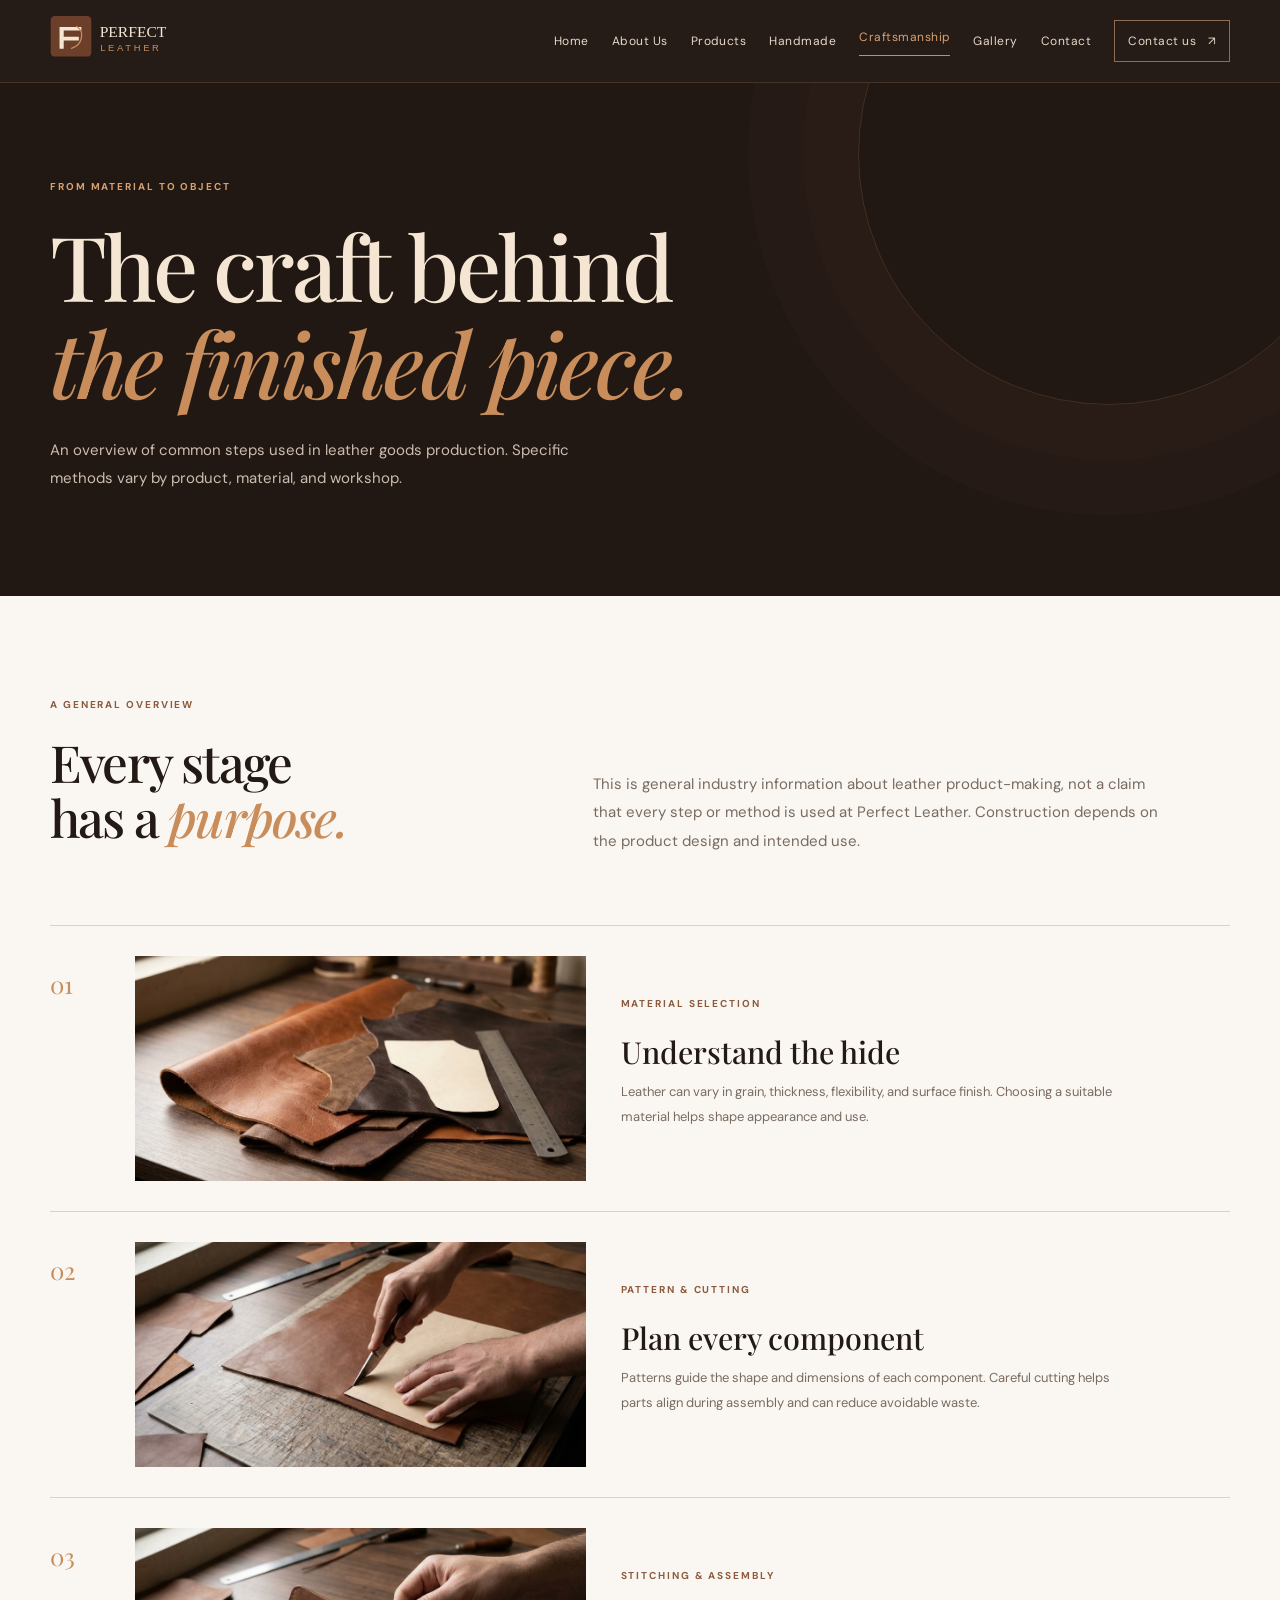
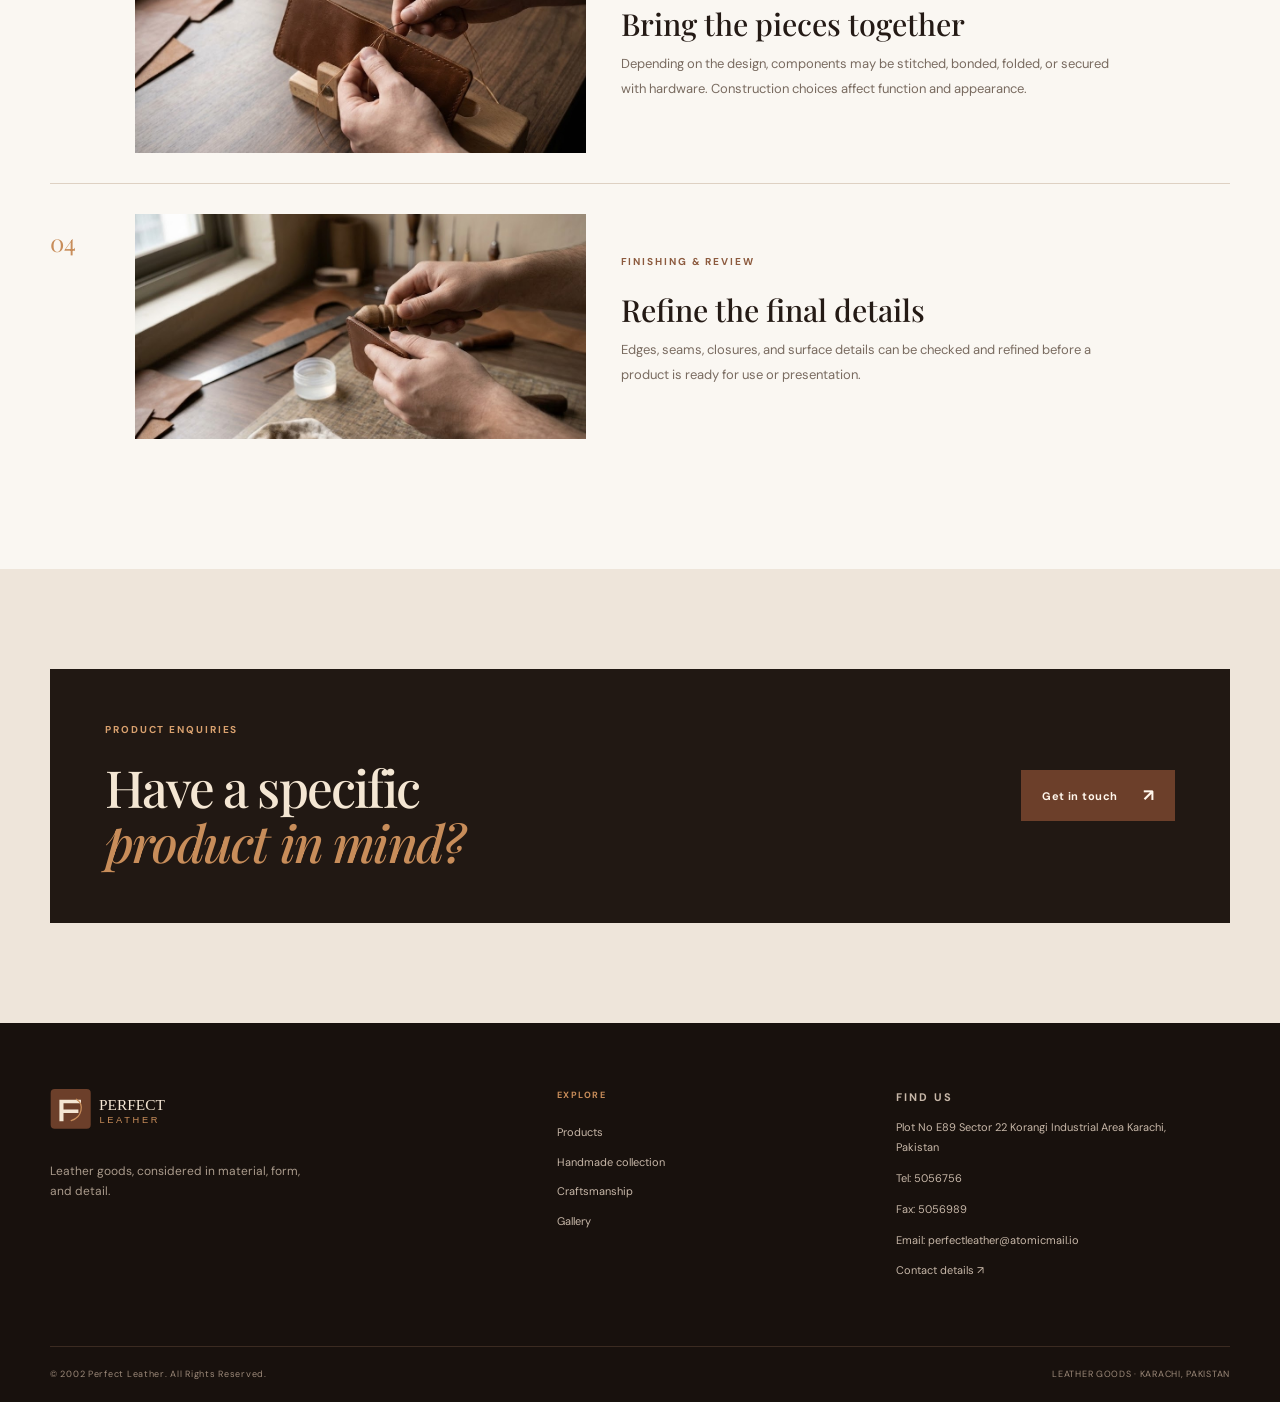
<file: manufacturing.html>
<!doctype html>
<html lang="en"><head><meta charset="utf-8"><meta name="viewport" content="width=device-width, initial-scale=1">
<title>Leather Manufacturing & Craftsmanship | Perfect Leather</title><meta name="description" content="An informative overview of common leather product-making stages including material selection, cutting, stitching, assembly and finishing."><meta name="theme-color" content="#211813">
<meta property="og:type" content="website"><meta property="og:title" content="Leather Manufacturing & Craftsmanship | Perfect Leather"><meta property="og:description" content="An informative overview of common leather product-making stages including material selection, cutting, stitching, assembly and finishing."><meta property="og:image" content="assets/images/hero-leather-collection.jpg"><meta name="twitter:card" content="summary_large_image">
<link rel="icon" type="image/svg+xml" href="assets/favicon.svg"><link rel="stylesheet" href="styles.css"><script src="script.js" defer></script></head>
<body><a class="skip-link" href="#main">Skip to content</a><header class="site-header"><div class="container nav-wrap"><a class="brand" href="index.html" aria-label="Perfect Leather home"><img src="assets/perfect-leather-logo.svg" alt="Perfect Leather"></a><button class="menu-toggle" aria-expanded="false" aria-controls="primary-nav" aria-label="Open navigation"><span></span><span></span></button><nav id="primary-nav" class="primary-nav" aria-label="Main navigation"><a href="index.html">Home</a><a href="about.html">About Us</a><a href="products.html">Products</a><a href="handmade.html">Handmade</a><a href="manufacturing.html" aria-current="page">Craftsmanship</a><a href="gallery.html">Gallery</a><a href="contact.html">Contact</a><a class="nav-contact" href="contact.html">Contact us <span>↗</span></a></nav></div></header><main id="main">
<section class="page-banner"><div class="container"><p class="eyebrow light">FROM MATERIAL TO OBJECT</p><h1>The craft behind<br><em>the finished piece.</em></h1><p>An overview of common steps used in leather goods production. Specific methods vary by product, material, and workshop.</p></div></section>
<section class="section-pad"><div class="container process-intro"><div><p class="eyebrow">A GENERAL OVERVIEW</p><h2>Every stage<br>has a <em>purpose.</em></h2></div><p class="section-intro">This is general industry information about leather product-making, not a claim that every step or method is used at Perfect Leather. Construction depends on the product design and intended use.</p></div><div class="container process-list">
<article class="process-row"><div class="process-number">01</div><div class="process-image"><img src="assets/images/leather-materials.jpg" alt="Leather material ready for product making" loading="lazy"></div><div class="process-copy"><p class="eyebrow">MATERIAL SELECTION</p><h3>Understand the hide</h3><p>Leather can vary in grain, thickness, flexibility, and surface finish. Choosing a suitable material helps shape appearance and use.</p></div></article>
<article class="process-row"><div class="process-number">02</div><div class="process-image"><img src="assets/images/leather-cutting-process.jpg" alt="Tools and design objects on a work surface" loading="lazy"></div><div class="process-copy"><p class="eyebrow">PATTERN & CUTTING</p><h3>Plan every component</h3><p>Patterns guide the shape and dimensions of each component. Careful cutting helps parts align during assembly and can reduce avoidable waste.</p></div></article>
<article class="process-row"><div class="process-number">03</div><div class="process-image"><img src="assets/images/leather-stitching-process.jpg" alt="Close detail representing leather construction" loading="lazy"></div><div class="process-copy"><p class="eyebrow">STITCHING & ASSEMBLY</p><h3>Bring the pieces together</h3><p>Depending on the design, components may be stitched, bonded, folded, or secured with hardware. Construction choices affect function and appearance.</p></div></article>
<article class="process-row"><div class="process-number">04</div><div class="process-image"><img src="assets/images/leather-finishing-process.jpg" alt="Finished leather accessory" loading="lazy"></div><div class="process-copy"><p class="eyebrow">FINISHING & REVIEW</p><h3>Refine the final details</h3><p>Edges, seams, closures, and surface details can be checked and refined before a product is ready for use or presentation.</p></div></article>
</div></section><section class="section-pad soft-section"><div class="container banner-cta"><div><p class="eyebrow light">PRODUCT ENQUIRIES</p><h2>Have a specific<br><em>product in mind?</em></h2></div><a class="btn btn-primary" href="contact.html">Get in touch <span>↗</span></a></div></section>
</main><footer class="site-footer"><div class="container footer-main"><div class="footer-brand"><a href="index.html"><img src="assets/perfect-leather-logo.svg" alt="Perfect Leather"></a><p>Leather goods, considered in material, form, and detail.</p></div><div class="footer-nav"><p class="footer-heading">EXPLORE</p><a href="products.html">Products</a><a href="handmade.html">Handmade collection</a><a href="manufacturing.html">Craftsmanship</a><a href="gallery.html">Gallery</a></div><div class="footer-contact"><p class="footer-heading">FIND US</p><p>Plot No E89 Sector 22 Korangi Industrial Area Karachi, Pakistan</p><p>Tel: <a href="tel:5056756">5056756</a></p><p>Fax: 5056989</p><p>Email: <a href="mailto:perfectleather@atomicmail.io">perfectleather@atomicmail.io</a></p><a class="footer-contact-link" href="contact.html">Contact details ↗</a></div></div><div class="container footer-bottom"><span>© 2002 Perfect Leather. All Rights Reserved.</span><span>LEATHER GOODS · KARACHI, PAKISTAN</span></div></footer><button class="back-top" aria-label="Back to top" title="Back to top">↑</button></body></html>
</file>
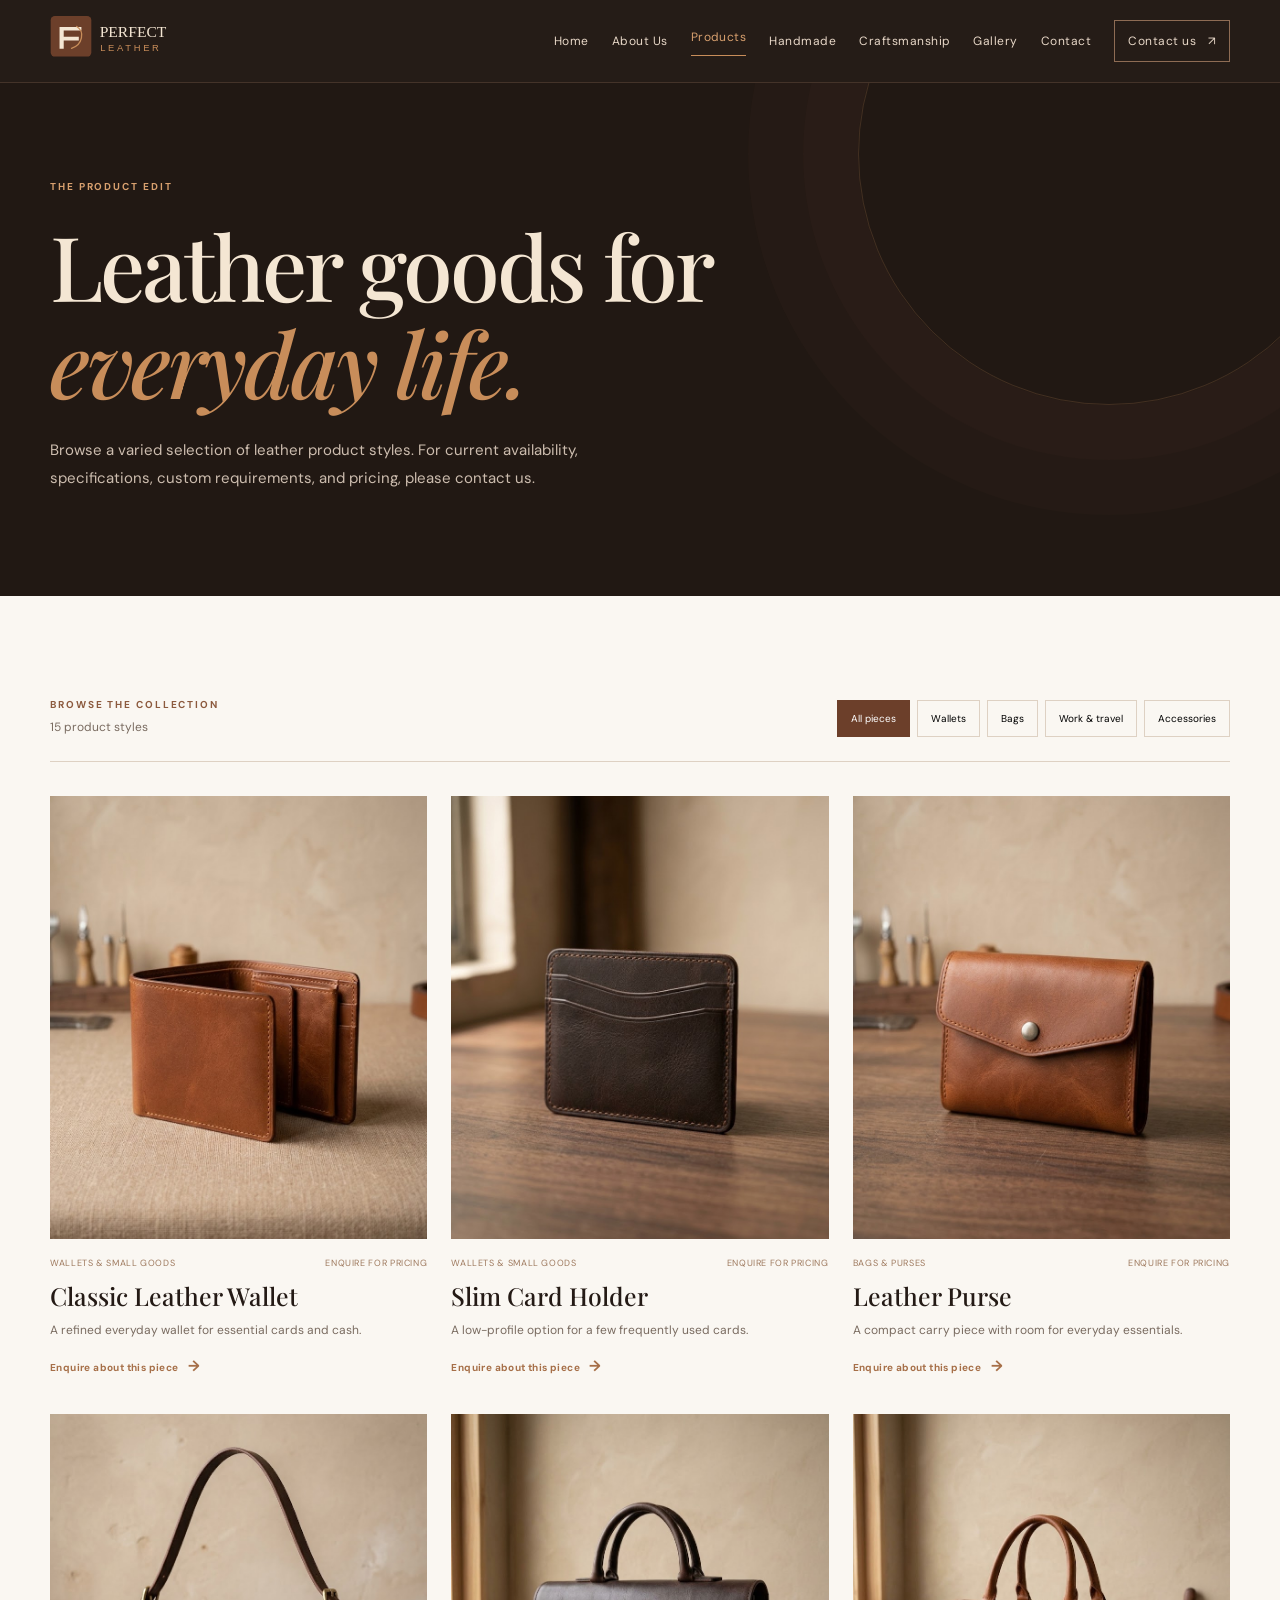
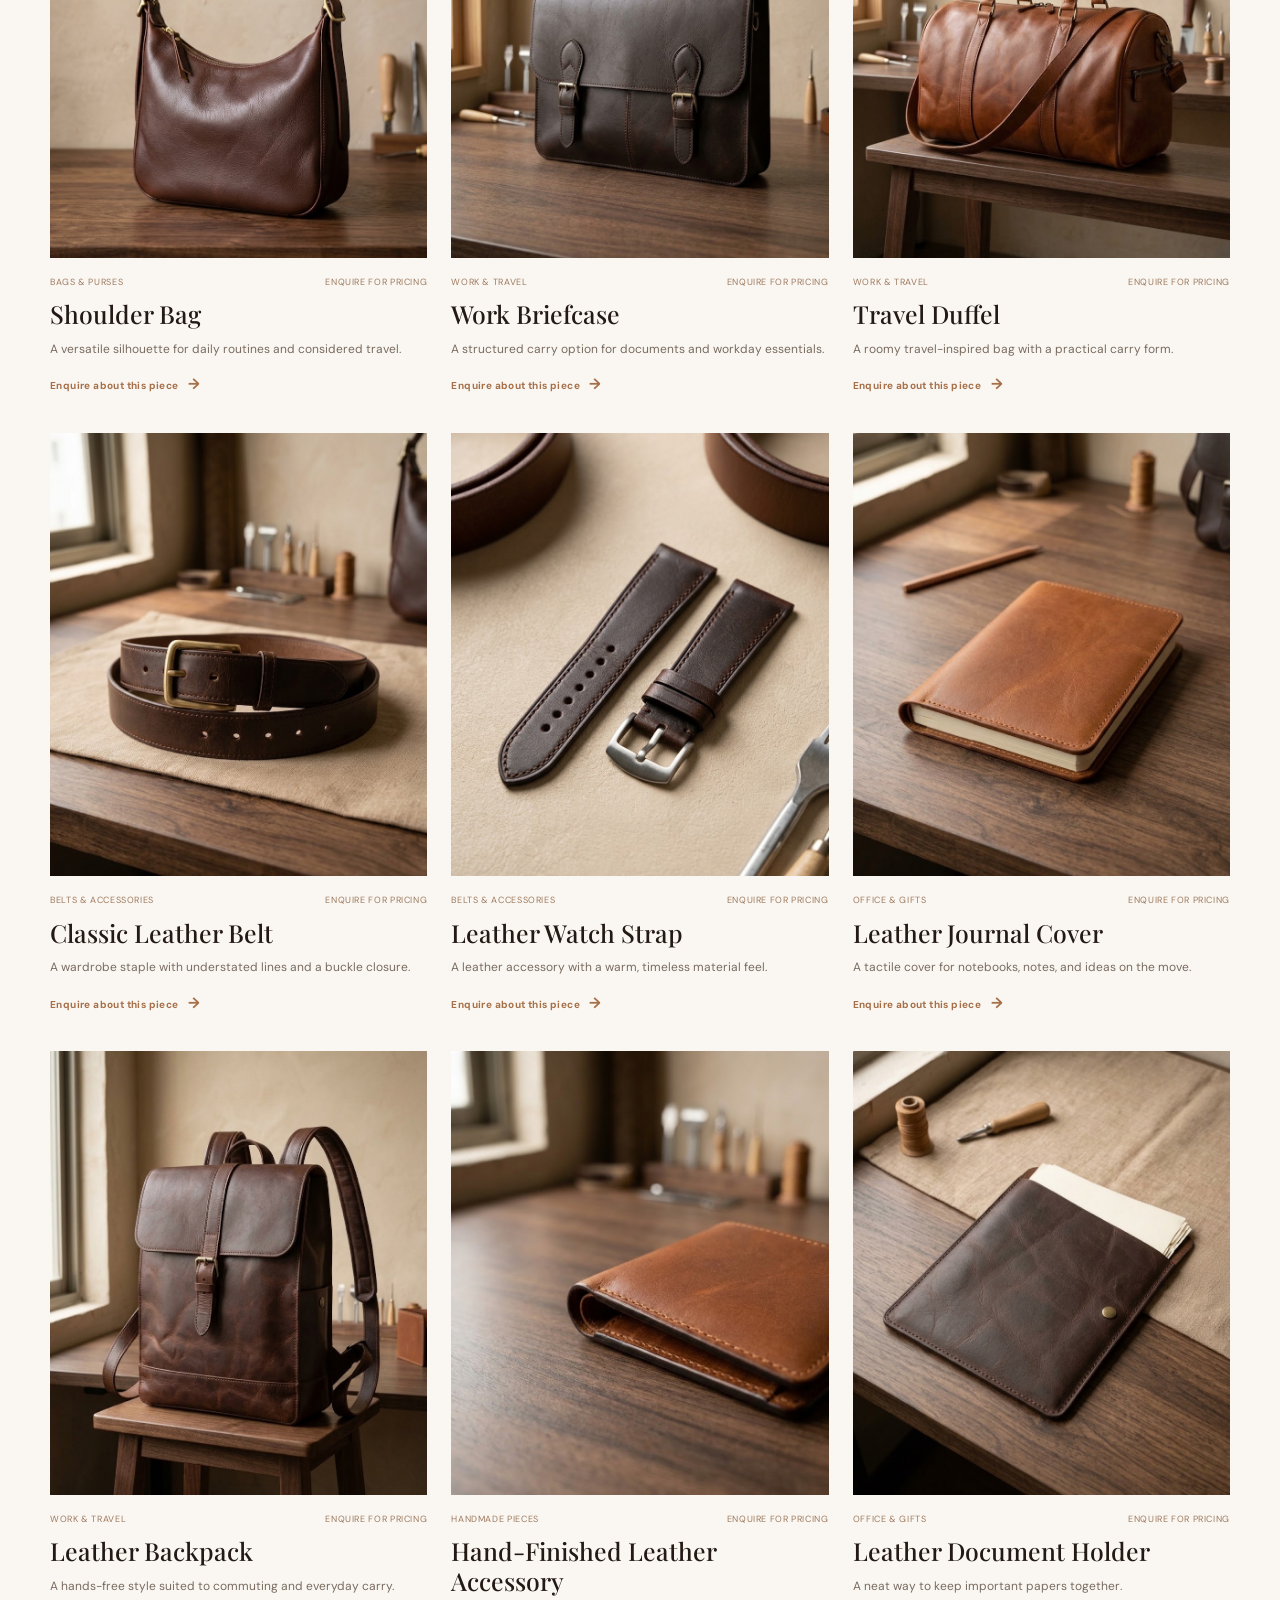
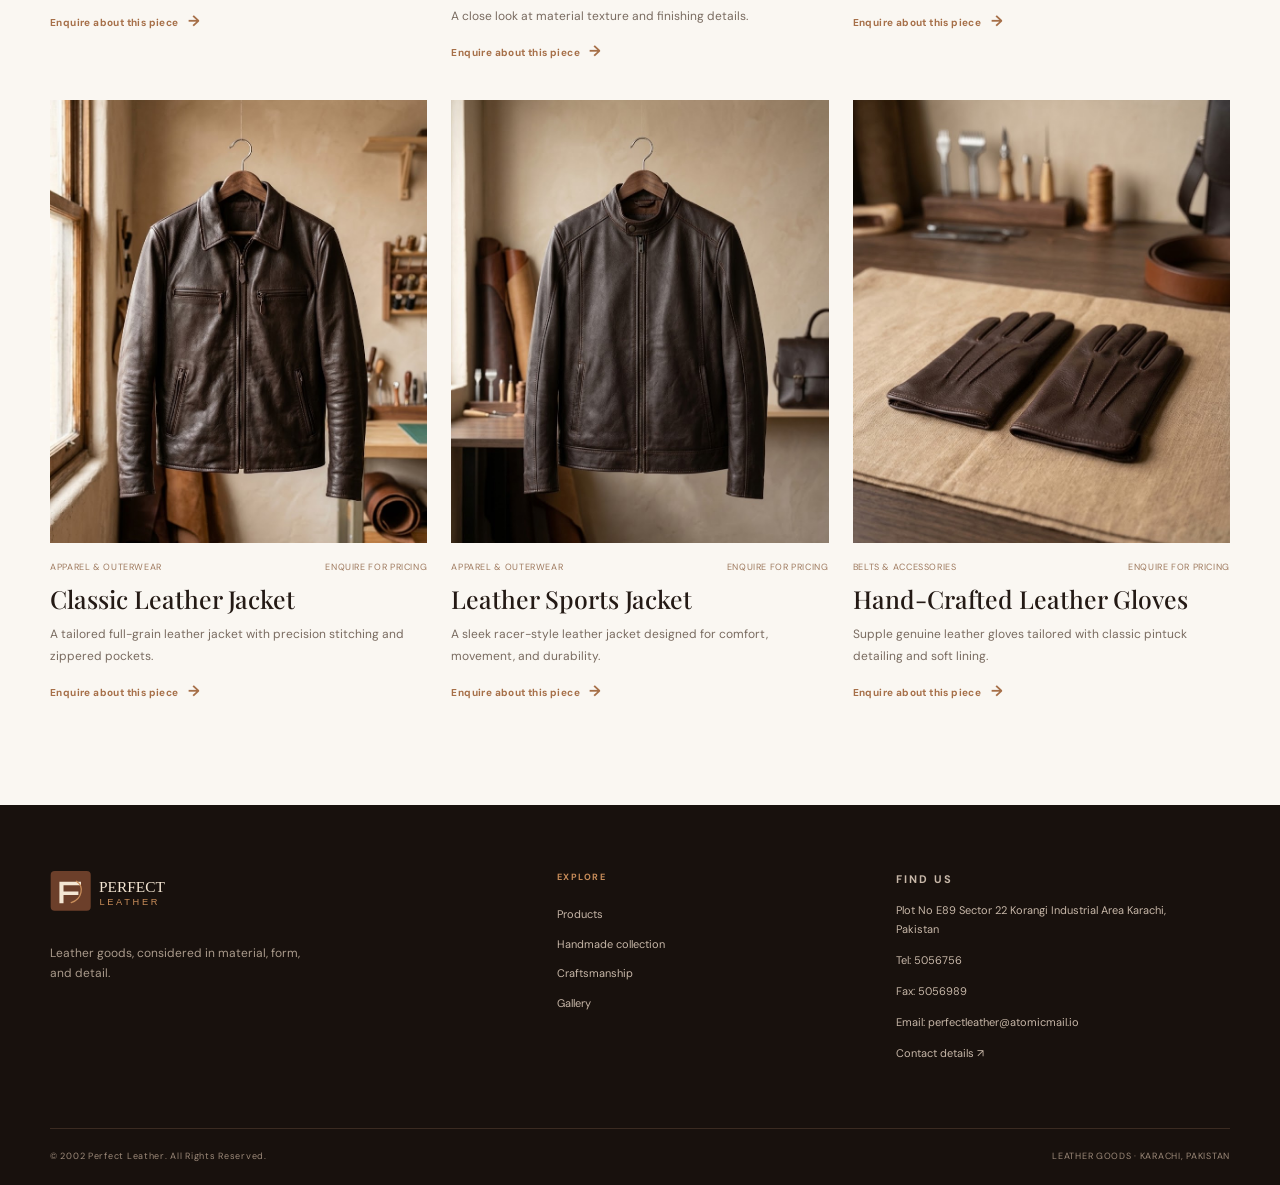
<file: products.html>
<!doctype html>
<html lang="en"><head><meta charset="utf-8"><meta name="viewport" content="width=device-width, initial-scale=1">
<title>Leather Products Catalogue | Perfect Leather</title><meta name="description" content="Browse leather wallets, bags, belts, cardholders, travel goods and accessories. Contact Perfect Leather for product details and pricing."><meta name="theme-color" content="#211813">
<meta property="og:type" content="website"><meta property="og:title" content="Leather Products Catalogue | Perfect Leather"><meta property="og:description" content="Browse leather wallets, bags, belts, cardholders, travel goods and accessories. Contact Perfect Leather for product details and pricing."><meta property="og:image" content="assets/images/hero-leather-collection.jpg"><meta name="twitter:card" content="summary_large_image">
<link rel="icon" type="image/svg+xml" href="assets/favicon.svg"><link rel="stylesheet" href="styles.css"><script src="script.js" defer></script></head>
<body><a class="skip-link" href="#main">Skip to content</a><header class="site-header"><div class="container nav-wrap"><a class="brand" href="index.html" aria-label="Perfect Leather home"><img src="assets/perfect-leather-logo.svg" alt="Perfect Leather"></a><button class="menu-toggle" aria-expanded="false" aria-controls="primary-nav" aria-label="Open navigation"><span></span><span></span></button><nav id="primary-nav" class="primary-nav" aria-label="Main navigation"><a href="index.html">Home</a><a href="about.html">About Us</a><a href="products.html" aria-current="page">Products</a><a href="handmade.html">Handmade</a><a href="manufacturing.html">Craftsmanship</a><a href="gallery.html">Gallery</a><a href="contact.html">Contact</a><a class="nav-contact" href="contact.html">Contact us <span>↗</span></a></nav></div></header><main id="main">
<section class="page-banner"><div class="container"><p class="eyebrow light">THE PRODUCT EDIT</p><h1>Leather goods for<br><em>everyday life.</em></h1><p>Browse a varied selection of leather product styles. For current availability, specifications, custom requirements, and pricing, please contact us.</p></div></section>
<section class="section-pad"><div class="container"><div class="catalog-toolbar"><div><p class="eyebrow">BROWSE THE COLLECTION</p><p class="catalog-count" id="product-count">15 product styles</p></div><div class="filter-group" role="group" aria-label="Filter products"><button class="filter-btn active" data-filter="all" aria-pressed="true">All pieces</button><button class="filter-btn" data-filter="wallets" aria-pressed="false">Wallets</button><button class="filter-btn" data-filter="bags" aria-pressed="false">Bags</button><button class="filter-btn" data-filter="work" aria-pressed="false">Work & travel</button><button class="filter-btn" data-filter="accessories" aria-pressed="false">Accessories</button></div></div><div class="product-grid catalog-grid" id="catalog-grid"><article class="product-card" data-category="wallets"><a class="product-image" href="contact.html" aria-label="Enquire about Classic Leather Wallet"><img src="assets/images/wallet-classic.jpg" alt="Classic Leather Wallet leather product" loading="lazy"><span class="image-arrow">↗</span></a><div class="product-meta"><span>Wallets & Small Goods</span><span>Enquire for pricing</span></div><h3>Classic Leather Wallet</h3><p>A refined everyday wallet for essential cards and cash.</p><a class="card-link" href="contact.html">Enquire about this piece <span>→</span></a></article><article class="product-card" data-category="wallets"><a class="product-image" href="contact.html" aria-label="Enquire about Slim Card Holder"><img src="assets/images/cardholder-slim.jpg" alt="Slim Card Holder leather product" loading="lazy"><span class="image-arrow">↗</span></a><div class="product-meta"><span>Wallets & Small Goods</span><span>Enquire for pricing</span></div><h3>Slim Card Holder</h3><p>A low-profile option for a few frequently used cards.</p><a class="card-link" href="contact.html">Enquire about this piece <span>→</span></a></article><article class="product-card" data-category="bags"><a class="product-image" href="contact.html" aria-label="Enquire about Leather Purse"><img src="assets/images/purse-compact.jpg" alt="Leather Purse leather product" loading="lazy"><span class="image-arrow">↗</span></a><div class="product-meta"><span>Bags & Purses</span><span>Enquire for pricing</span></div><h3>Leather Purse</h3><p>A compact carry piece with room for everyday essentials.</p><a class="card-link" href="contact.html">Enquire about this piece <span>→</span></a></article><article class="product-card" data-category="bags"><a class="product-image" href="contact.html" aria-label="Enquire about Shoulder Bag"><img src="assets/images/shoulder-bag.jpg" alt="Shoulder Bag leather product" loading="lazy"><span class="image-arrow">↗</span></a><div class="product-meta"><span>Bags & Purses</span><span>Enquire for pricing</span></div><h3>Shoulder Bag</h3><p>A versatile silhouette for daily routines and considered travel.</p><a class="card-link" href="contact.html">Enquire about this piece <span>→</span></a></article><article class="product-card" data-category="work"><a class="product-image" href="contact.html" aria-label="Enquire about Work Briefcase"><img src="assets/images/briefcase-leather.jpg" alt="Work Briefcase leather product" loading="lazy"><span class="image-arrow">↗</span></a><div class="product-meta"><span>Work & Travel</span><span>Enquire for pricing</span></div><h3>Work Briefcase</h3><p>A structured carry option for documents and workday essentials.</p><a class="card-link" href="contact.html">Enquire about this piece <span>→</span></a></article><article class="product-card" data-category="work"><a class="product-image" href="contact.html" aria-label="Enquire about Travel Duffel"><img src="assets/images/duffel-travel-bag.jpg" alt="Travel Duffel leather product" loading="lazy"><span class="image-arrow">↗</span></a><div class="product-meta"><span>Work & Travel</span><span>Enquire for pricing</span></div><h3>Travel Duffel</h3><p>A roomy travel-inspired bag with a practical carry form.</p><a class="card-link" href="contact.html">Enquire about this piece <span>→</span></a></article><article class="product-card" data-category="accessories"><a class="product-image" href="contact.html" aria-label="Enquire about Classic Leather Belt"><img src="assets/images/belt-classic.jpg" alt="Classic Leather Belt leather product" loading="lazy"><span class="image-arrow">↗</span></a><div class="product-meta"><span>Belts & Accessories</span><span>Enquire for pricing</span></div><h3>Classic Leather Belt</h3><p>A wardrobe staple with understated lines and a buckle closure.</p><a class="card-link" href="contact.html">Enquire about this piece <span>→</span></a></article><article class="product-card" data-category="accessories"><a class="product-image" href="contact.html" aria-label="Enquire about Leather Watch Strap"><img src="assets/images/watch-strap.jpg" alt="Leather Watch Strap leather product" loading="lazy"><span class="image-arrow">↗</span></a><div class="product-meta"><span>Belts & Accessories</span><span>Enquire for pricing</span></div><h3>Leather Watch Strap</h3><p>A leather accessory with a warm, timeless material feel.</p><a class="card-link" href="contact.html">Enquire about this piece <span>→</span></a></article><article class="product-card" data-category="work"><a class="product-image" href="contact.html" aria-label="Enquire about Leather Journal Cover"><img src="assets/images/journal-cover.jpg" alt="Leather Journal Cover leather product" loading="lazy"><span class="image-arrow">↗</span></a><div class="product-meta"><span>Office & Gifts</span><span>Enquire for pricing</span></div><h3>Leather Journal Cover</h3><p>A tactile cover for notebooks, notes, and ideas on the move.</p><a class="card-link" href="contact.html">Enquire about this piece <span>→</span></a></article><article class="product-card" data-category="work"><a class="product-image" href="contact.html" aria-label="Enquire about Leather Backpack"><img src="assets/images/backpack-leather.jpg" alt="Leather Backpack leather product" loading="lazy"><span class="image-arrow">↗</span></a><div class="product-meta"><span>Work & Travel</span><span>Enquire for pricing</span></div><h3>Leather Backpack</h3><p>A hands-free style suited to commuting and everyday carry.</p><a class="card-link" href="contact.html">Enquire about this piece <span>→</span></a></article><article class="product-card" data-category="accessories"><a class="product-image" href="contact.html" aria-label="Enquire about Hand-Finished Leather Accessory"><img src="assets/images/leather-accessory-detail.jpg" alt="Hand-Finished Leather Accessory leather product" loading="lazy"><span class="image-arrow">↗</span></a><div class="product-meta"><span>Handmade Pieces</span><span>Enquire for pricing</span></div><h3>Hand-Finished Leather Accessory</h3><p>A close look at material texture and finishing details.</p><a class="card-link" href="contact.html">Enquire about this piece <span>→</span></a></article><article class="product-card" data-category="work"><a class="product-image" href="contact.html" aria-label="Enquire about Leather Document Holder"><img src="assets/images/document-holder.jpg" alt="Leather Document Holder leather product" loading="lazy"><span class="image-arrow">↗</span></a><div class="product-meta"><span>Office & Gifts</span><span>Enquire for pricing</span></div><h3>Leather Document Holder</h3><p>A neat way to keep important papers together.</p><a class="card-link" href="contact.html">Enquire about this piece <span>→</span></a></article><article class="product-card" data-category="work"><a class="product-image" href="contact.html" aria-label="Enquire about Classic Leather Jacket"><img src="assets/images/jacket.jpg" alt="Classic Leather Jacket leather product" loading="lazy"><span class="image-arrow">↗</span></a><div class="product-meta"><span>Apparel & Outerwear</span><span>Enquire for pricing</span></div><h3>Classic Leather Jacket</h3><p>A tailored full-grain leather jacket with precision stitching and zippered pockets.</p><a class="card-link" href="contact.html">Enquire about this piece <span>→</span></a></article><article class="product-card" data-category="work"><a class="product-image" href="contact.html" aria-label="Enquire about Leather Sports Jacket"><img src="assets/images/sports-jacket.jpg" alt="Leather Sports Jacket leather product" loading="lazy"><span class="image-arrow">↗</span></a><div class="product-meta"><span>Apparel & Outerwear</span><span>Enquire for pricing</span></div><h3>Leather Sports Jacket</h3><p>A sleek racer-style leather jacket designed for comfort, movement, and durability.</p><a class="card-link" href="contact.html">Enquire about this piece <span>→</span></a></article><article class="product-card" data-category="accessories"><a class="product-image" href="contact.html" aria-label="Enquire about Hand-Crafted Leather Gloves"><img src="assets/images/hand-gloves.jpg" alt="Hand-Crafted Leather Gloves leather product" loading="lazy"><span class="image-arrow">↗</span></a><div class="product-meta"><span>Belts & Accessories</span><span>Enquire for pricing</span></div><h3>Hand-Crafted Leather Gloves</h3><p>Supple genuine leather gloves tailored with classic pintuck detailing and soft lining.</p><a class="card-link" href="contact.html">Enquire about this piece <span>→</span></a></article></div><p class="empty-state" id="empty-state" hidden>No products match this filter.</p></div></section>
</main><footer class="site-footer"><div class="container footer-main"><div class="footer-brand"><a href="index.html"><img src="assets/perfect-leather-logo.svg" alt="Perfect Leather"></a><p>Leather goods, considered in material, form, and detail.</p></div><div class="footer-nav"><p class="footer-heading">EXPLORE</p><a href="products.html">Products</a><a href="handmade.html">Handmade collection</a><a href="manufacturing.html">Craftsmanship</a><a href="gallery.html">Gallery</a></div><div class="footer-contact"><p class="footer-heading">FIND US</p><p>Plot No E89 Sector 22 Korangi Industrial Area Karachi, Pakistan</p><p>Tel: <a href="tel:5056756">5056756</a></p><p>Fax: 5056989</p><p>Email: <a href="mailto:perfectleather@atomicmail.io">perfectleather@atomicmail.io</a></p><a class="footer-contact-link" href="contact.html">Contact details ↗</a></div></div><div class="container footer-bottom"><span>© 2002 Perfect Leather. All Rights Reserved.</span><span>LEATHER GOODS · KARACHI, PAKISTAN</span></div></footer><button class="back-top" aria-label="Back to top" title="Back to top">↑</button></body></html>
</file>
<file: styles.css>
@import url('https://fonts.googleapis.com/css2?family=DM+Sans:wght@400;500;600;700&family=Playfair+Display:ital,wght@0,500;0,600;0,700;1,500;1,600&display=swap');
:root{--ink:#241a15;--dark:#211813;--brown:#6c3f2a;--brown2:#8c5a3e;--tan:#c88d5a;--cream:#f4e6d3;--paper:#faf7f2;--soft:#eee5da;--muted:#796b60;--line:#ded1c3;--white:#fffdf9;--serif:'Playfair Display',Georgia,serif;--sans:'DM Sans',Arial,sans-serif;--container:1180px}
*{box-sizing:border-box}html{scroll-behavior:smooth;scroll-padding-top:90px}body{margin:0;background:var(--paper);color:var(--ink);font-family:var(--sans);font-size:15px;line-height:1.7;-webkit-font-smoothing:antialiased}img{display:block;max-width:100%;width:100%;object-fit:cover}a{color:inherit;text-decoration:none}button{font:inherit}.container{width:min(var(--container),calc(100% - 48px));margin-inline:auto}.skip-link{position:absolute;left:12px;top:-60px;background:var(--cream);padding:10px 14px;z-index:200}.skip-link:focus{top:12px}.site-header{position:sticky;top:0;z-index:50;background:rgba(33,24,19,.98);border-bottom:1px solid #443329}.nav-wrap{height:82px;display:flex;align-items:center;justify-content:space-between;gap:32px}.brand{width:218px;flex-shrink:0}.brand img{width:100%}.primary-nav{display:flex;align-items:center;gap:23px;color:#e8d8c8;font-size:12px;letter-spacing:.04em}.primary-nav>a:hover,.primary-nav>a[aria-current=page]{color:#d9a16f}.primary-nav>a[aria-current=page]:not(.nav-contact){box-shadow:0 1px 0 #c88d5a;padding-bottom:8px}.primary-nav .nav-contact{border:1px solid #8e6c54;padding:10px 13px}.nav-contact span{margin-left:8px}.menu-toggle{display:none;background:none;border:0;padding:10px}.menu-toggle span{display:block;width:24px;height:2px;background:#f4e6d3;margin:5px}
h1,h2,h3,p{margin-top:0}h1,h2{font-family:var(--serif);font-weight:500;letter-spacing:-.035em;line-height:1.08}h1{font-size:clamp(3.4rem,7.3vw,6.8rem);margin-bottom:25px}h2{font-size:clamp(2.4rem,4.4vw,4.2rem);margin-bottom:25px}h3{font-family:var(--serif);font-size:1.55rem;font-weight:500;line-height:1.2;margin-bottom:10px}h1 em,h2 em{font-weight:500;color:var(--tan)}.eyebrow{font-size:10px;letter-spacing:.19em;font-weight:700;color:var(--brown2);margin-bottom:22px}.eyebrow.light{color:#d9a16f}.section-pad{padding:100px 0}.soft-section{background:#eee5da}.dark-section{background:var(--dark);color:var(--cream)}.btn{display:inline-flex;align-items:center;justify-content:center;gap:25px;min-height:51px;padding:0 20px;font-size:11px;font-weight:700;letter-spacing:.04em;border:1px solid transparent;transition:transform .25s,background .25s}.btn:hover{transform:translateY(-2px)}.btn span{font-size:17px}.btn-primary{background:var(--brown);color:#fff6ec}.btn-primary:hover{background:#82563e}.btn-outline{border-color:#9d8068}.btn-outline:hover{background:var(--dark);color:var(--cream)}.btn-light{background:var(--cream);color:var(--dark)}.text-link,.under-link{display:inline-flex;align-items:center;gap:12px;font-size:11px;font-weight:700;letter-spacing:.04em}.under-link{padding-bottom:7px;border-bottom:1px solid var(--tan)}.light-link{color:var(--cream)}.hero{position:relative;min-height:660px;height:min(780px,calc(100svh - 82px));display:flex;align-items:center;overflow:hidden;background:#241a15;color:var(--cream)}.hero-image,.hero-shade{position:absolute;inset:0}.hero-image img{height:100%;opacity:.72}.hero-shade{background:linear-gradient(90deg,rgba(26,18,14,.94),rgba(26,18,14,.72) 42%,rgba(26,18,14,.12)),linear-gradient(0deg,rgba(26,18,14,.35),transparent 50%)}.hero-content{position:relative;z-index:1}.hero-copy{max-width:465px;color:#e0d1c3;font-size:16px;line-height:1.85;margin-bottom:32px}.hero-actions{display:flex;align-items:center;gap:30px;flex-wrap:wrap}.hero-note{position:absolute;right:24px;bottom:30px;display:flex;align-items:center;gap:12px;font-size:9px;letter-spacing:.16em;color:#e2cdb7}.note-line{width:38px;height:1px;background:var(--tan)}
.intro-grid,.split-copy{display:grid;grid-template-columns:1fr 1fr;gap:10%;align-items:start}.intro-copy{max-width:500px;padding-top:25px;color:var(--muted)}.intro-copy p,.split-copy p{font-size:15px;line-height:1.95}.intro-copy .under-link{margin-top:12px}.section-heading{display:flex;align-items:end;justify-content:space-between;gap:30px;margin-bottom:44px}.section-heading h2{margin-bottom:0}.product-grid{display:grid;grid-template-columns:repeat(3,minmax(0,1fr));gap:35px 24px}.product-image{position:relative;display:block;overflow:hidden;background:#e7ddd0;aspect-ratio:4/4.7}.product-image img{height:100%;transition:transform .6s}.product-image:hover img{transform:scale(1.045)}.image-arrow{position:absolute;right:14px;bottom:14px;width:37px;height:37px;display:grid;place-items:center;background:var(--cream);opacity:0;transition:.25s}.product-image:hover .image-arrow,.product-image:focus-visible .image-arrow{opacity:1}.product-meta{display:flex;justify-content:space-between;gap:8px;color:#9e795e;font-size:9px;letter-spacing:.07em;text-transform:uppercase;margin:17px 0 9px}.product-card>p{font-size:12px;color:var(--muted);line-height:1.8;margin-bottom:12px}.card-link{font-size:10px;letter-spacing:.04em;font-weight:700;color:#a66f48}.card-link span{padding-left:7px;font-size:15px}.craft-grid{display:grid;grid-template-columns:1.04fr .96fr;gap:9%;align-items:center}.craft-image{height:530px;overflow:hidden}.craft-image img{height:100%}.craft-copy{max-width:460px}.craft-copy>p:not(.eyebrow){color:var(--muted);line-height:1.95;margin:25px 0 30px}.quote-band{background:linear-gradient(90deg,rgba(33,24,19,.95),rgba(33,24,19,.65)),url('assets/images/hero-leather-collection.jpg') center/cover;padding:90px 0;color:var(--cream)}.quote-band h2{font-size:clamp(2.8rem,5vw,4.7rem);margin-bottom:30px}
.page-hero{padding:80px 0 85px;background:var(--soft)}.page-hero-grid{display:grid;grid-template-columns:1fr .9fr;gap:8%;align-items:center}.page-hero h1{font-size:clamp(3.2rem,6.3vw,5.8rem)}.page-hero-image{height:470px;overflow:hidden}.page-hero-image img{height:100%}.tall-image{height:530px}.lead{font-size:17px;line-height:1.8;color:var(--muted);max-width:500px}.values-grid{display:grid;grid-template-columns:repeat(3,1fr);gap:38px;margin-top:45px}.values-grid article{border-top:1px solid #c9b5a2;padding-top:20px}.value-no{font-size:10px;letter-spacing:.15em;color:var(--brown2)}.values-grid h3{margin-top:25px}.values-grid p,.detail-card p{font-size:13px;color:var(--muted);line-height:1.9}.banner-cta{background:var(--dark);color:var(--cream);padding:52px 55px;display:flex;justify-content:space-between;align-items:center;gap:24px}.banner-cta h2{margin:0;font-size:clamp(2.2rem,4vw,3.5rem)}.page-banner{padding:95px 0 88px;background:var(--dark);color:var(--cream);position:relative;overflow:hidden}.page-banner:after{content:"";position:absolute;right:-80px;top:-180px;width:500px;height:500px;border:1px solid rgba(200,141,90,.2);border-radius:50%;box-shadow:0 0 0 55px rgba(200,141,90,.025),0 0 0 110px rgba(200,141,90,.025)}.page-banner .container{position:relative;z-index:1}.page-banner h1{font-size:clamp(3.3rem,7vw,6rem)}.page-banner p:not(.eyebrow){max-width:560px;color:#cdbdaf;line-height:1.9}.catalog-toolbar{display:flex;justify-content:space-between;align-items:end;gap:20px;border-bottom:1px solid var(--line);padding-bottom:24px;margin-bottom:34px}.catalog-toolbar .eyebrow{margin-bottom:4px}.catalog-count{margin:0;color:var(--muted);font-size:12px}.filter-group{display:flex;gap:7px;flex-wrap:wrap;justify-content:flex-end}.filter-btn{border:1px solid var(--line);background:transparent;padding:9px 13px;font-size:10px;cursor:pointer}.filter-btn:hover,.filter-btn.active{background:var(--brown);border-color:var(--brown);color:white}.catalog-grid .product-card[hidden]{display:none}.empty-state{text-align:center;padding:30px;color:var(--muted)}.section-intro{color:var(--muted);line-height:1.9;max-width:580px}.detail-grid{display:grid;grid-template-columns:1.25fr 1fr 1fr;gap:22px}.detail-card{background:var(--white)}.detail-card img{height:280px}.detail-large img{height:370px}.detail-card>div{padding:22px}.detail-card span{font-size:9px;letter-spacing:.14em;color:var(--brown2)}.detail-card h3{margin-top:13px}.process-intro{display:grid;grid-template-columns:.8fr 1.2fr;gap:10%;align-items:end;margin-bottom:55px}.process-intro h2{font-size:clamp(2.5rem,4vw,3.8rem)}.process-row{display:grid;grid-template-columns:50px minmax(240px,.85fr) 1.15fr;gap:35px;align-items:center;padding:30px 0;border-top:1px solid var(--line)}.process-number{align-self:start;padding-top:8px;font-family:var(--serif);font-size:24px;color:var(--tan)}.process-image{height:225px;overflow:hidden}.process-image img{height:100%}.process-copy{max-width:500px}.process-copy h3{font-size:1.9rem}.process-copy>p:not(.eyebrow){font-size:13px;line-height:1.9;color:var(--muted)}.gallery-banner{background:linear-gradient(90deg,rgba(33,24,19,.95),rgba(33,24,19,.8)),url('assets/images/hero-leather-collection.jpg') center/cover}.gallery-toolbar{display:flex;justify-content:space-between;align-items:center;gap:20px;margin-bottom:25px}.gallery-toolbar p{margin:0;color:var(--muted);font-size:12px}.gallery-grid{display:grid;grid-template-columns:repeat(4,minmax(0,1fr));gap:14px}.gallery-item{position:relative;padding:0;border:0;background:#e4d9cc;cursor:zoom-in;overflow:hidden;aspect-ratio:4/4.7;text-align:left}.gallery-item img{height:100%;transition:transform .45s}.gallery-item:hover img{transform:scale(1.04)}.gallery-item:after{content:"";position:absolute;inset:35% 0 0;background:linear-gradient(transparent,rgba(30,20,14,.8))}.gallery-item>span{position:absolute;z-index:1;bottom:13px;left:14px;right:14px;color:#fff2e5;font-size:11px;display:flex;justify-content:space-between}.gallery-item b{font-size:16px;font-weight:400}.lightbox{position:fixed;inset:0;z-index:100;background:rgba(16,11,8,.95);display:none;align-items:center;justify-content:center;padding:70px 90px 55px}.lightbox.open{display:flex}.lightbox>img{width:auto;max-width:min(100%,1100px);height:auto;max-height:78vh;object-fit:contain}.lightbox button{position:absolute;border:1px solid #725d4e;color:#f4e6d3;background:rgba(40,28,21,.7);width:42px;height:42px;cursor:pointer;font-size:22px}.lightbox-close{right:25px;top:25px}.lightbox-prev{left:25px;top:50%}.lightbox-next{right:25px;top:50%}.lightbox-caption{position:absolute;bottom:20px;left:0;right:0;text-align:center;color:#e7d4c0;font-size:12px}
.contact-layout{display:grid;grid-template-columns:1fr .9fr;gap:8%;align-items:start}.contact-details h2{font-size:2.7rem}.contact-item{padding:23px 0;border-top:1px solid var(--line)}.contact-label{font-size:9px;letter-spacing:.17em;color:var(--brown2);font-weight:700}.contact-item p{font-size:15px;max-width:420px;margin:8px 0 10px}.contact-item a:not(.under-link){text-decoration:underline;text-decoration-color:#c9a58a;text-underline-offset:4px}.contact-note{font-size:11px;color:var(--muted);max-width:450px}.contact-panel{position:relative;overflow:hidden;background:var(--dark);color:var(--cream);padding:42px;min-height:420px}.contact-panel h2{font-size:clamp(2.4rem,4vw,3.5rem)}.contact-panel>p:not(.eyebrow){color:#cdbdaf;font-size:13px;line-height:1.9;margin-bottom:28px}.contact-stamp{position:absolute;right:25px;bottom:12px;font-family:var(--serif);font-size:25px;line-height:.95;color:rgba(200,141,90,.24);text-align:right;letter-spacing:.08em}.contact-stamp span{font-family:var(--sans);font-size:11px;letter-spacing:.25em}.error-page{min-height:65vh;display:flex;align-items:center;padding:100px 0}.error-page h1{font-size:clamp(3.4rem,8vw,6.5rem)}.error-page p:not(.eyebrow){color:var(--muted);margin-bottom:30px}
.site-footer{background:#18110d;color:#e9d9ca;padding:65px 0 0}.footer-main{display:grid;grid-template-columns:1.2fr .7fr 1fr;gap:9%;padding-bottom:55px}.footer-brand img{width:215px}.footer-brand p{max-width:260px;font-size:12px;color:#a99a8b;margin-top:22px}.footer-heading{font-size:9px;letter-spacing:.17em;color:#c88d5a;font-weight:700;margin-bottom:20px}.footer-nav,.footer-contact{display:flex;flex-direction:column;align-items:flex-start}.footer-nav a,.footer-contact p,.footer-contact-link{font-size:11px;color:#c7b7a8;margin:0 0 11px}.footer-nav a:hover,.footer-contact a:hover{color:#e6ac7c}.footer-contact p{line-height:1.8;max-width:300px}.footer-bottom{border-top:1px solid #3b2b21;display:flex;justify-content:space-between;gap:20px;padding:20px 0;font-size:9px;letter-spacing:.08em;color:#9d8a7a}.back-top{position:fixed;right:22px;bottom:22px;width:42px;height:42px;background:var(--cream);border:1px solid #c8b29d;color:var(--dark);font-size:20px;z-index:40;opacity:0;pointer-events:none;transform:translateY(8px);transition:.25s;cursor:pointer}.back-top.visible{opacity:1;pointer-events:auto;transform:none}
@media(max-width:1000px){.primary-nav{gap:14px}.primary-nav>a{font-size:11px}.brand{width:190px}.section-pad{padding:80px 0}.gallery-grid{grid-template-columns:repeat(3,1fr)}}
@media(max-width:780px){.container{width:calc(100% - 36px)}.nav-wrap{height:72px}.brand{width:185px}.menu-toggle{display:block}.primary-nav{position:absolute;top:72px;left:0;right:0;display:none;align-items:stretch;gap:0;flex-direction:column;padding:10px 22px 22px;background:var(--dark);border-bottom:1px solid #4a3527}.primary-nav.open{display:flex}.primary-nav>a{padding:13px 0;font-size:12px;border-bottom:1px solid #ffffff12}.primary-nav>a[aria-current=page]:not(.nav-contact){box-shadow:none;padding-bottom:13px}.primary-nav .nav-contact{margin-top:12px;text-align:center;padding:12px}.hero{height:auto;min-height:640px;max-height:800px}.hero-shade{background:linear-gradient(90deg,rgba(26,18,14,.9),rgba(26,18,14,.48)),linear-gradient(0deg,rgba(26,18,14,.4),transparent)}.hero h1{font-size:clamp(3.5rem,13vw,5.4rem)}.hero-copy{font-size:14px;max-width:410px}.hero-note{font-size:8px;right:18px;bottom:20px}.section-pad{padding:68px 0}.intro-grid,.split-copy,.craft-grid,.page-hero-grid,.process-intro,.contact-layout{grid-template-columns:1fr;gap:28px}.intro-copy{padding-top:0}.section-heading{align-items:flex-start;flex-direction:column;margin-bottom:32px}.product-grid{grid-template-columns:repeat(2,minmax(0,1fr));gap:28px 14px}.product-card h3{font-size:1.25rem}.product-meta{font-size:8px;flex-direction:column;gap:1px}.craft-image{height:360px;order:2}.craft-copy{order:1}.quote-band{padding:70px 0}.page-hero{padding:58px 0}.page-hero h1{font-size:clamp(3.1rem,12vw,5rem)}.page-hero-image,.tall-image{height:360px}.values-grid{grid-template-columns:1fr;gap:20px;margin-top:30px}.values-grid h3{margin-top:12px}.banner-cta{padding:34px 25px;align-items:flex-start;flex-direction:column}.page-banner{padding:72px 0}.page-banner h1{font-size:clamp(3.1rem,12vw,5rem)}.catalog-toolbar{align-items:flex-start;flex-direction:column}.filter-group{justify-content:flex-start}.detail-grid{grid-template-columns:1fr 1fr}.detail-large{grid-column:1/-1}.detail-card img,.detail-large img{height:250px}.process-row{grid-template-columns:32px 1fr;gap:18px}.process-image{grid-column:2;height:240px}.process-copy{grid-column:2}.process-number{grid-row:1/4}.gallery-grid{grid-template-columns:repeat(2,minmax(0,1fr));gap:10px}.gallery-toolbar{align-items:flex-start;flex-direction:column}.lightbox{padding:65px 45px 55px}.lightbox-prev{left:7px}.lightbox-next{right:7px}.lightbox-close{right:12px;top:12px}.contact-panel{padding:30px;min-height:390px}.footer-main{grid-template-columns:1fr 1fr;gap:32px}.footer-brand{grid-column:1/-1}.footer-bottom{flex-direction:column;gap:6px}}
@media(max-width:430px){.container{width:calc(100% - 30px)}.hero{min-height:620px}.hero-actions{align-items:flex-start;flex-direction:column;gap:20px}.product-grid{gap:26px 11px}.product-card h3{font-size:1.12rem}.product-card>p{font-size:11px}.product-meta{margin-top:12px}.filter-group{gap:5px}.filter-btn{padding:8px 9px;font-size:9px}.detail-grid{grid-template-columns:1fr}.detail-large{grid-column:auto}.detail-card img,.detail-large img{height:290px}.gallery-item>span{left:9px;right:9px;font-size:10px}.footer-main{grid-template-columns:1fr;gap:28px}.footer-brand{grid-column:auto}.footer-brand img{width:195px}.contact-panel{padding:25px}.contact-panel h2{font-size:2.6rem}.page-hero-image,.tall-image{height:300px}}
@media(prefers-reduced-motion:reduce){*,*::before,*::after{scroll-behavior:auto!important;animation-duration:.01ms!important;animation-iteration-count:1!important;transition-duration:.01ms!important}}
</file>
